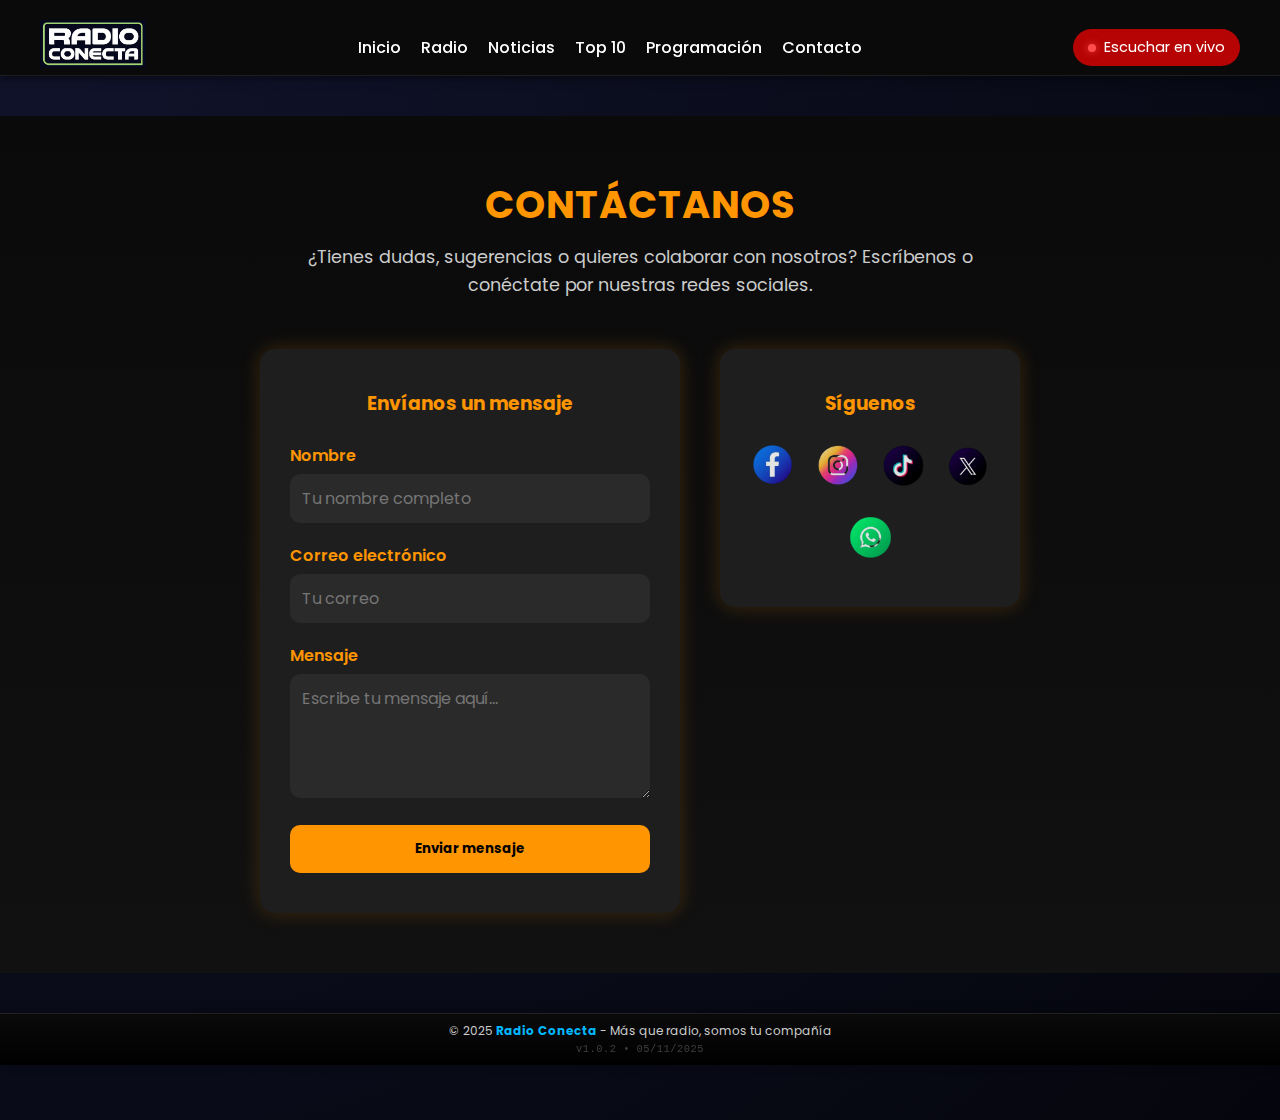
<file: contacto.html>
<!DOCTYPE html>
<html lang="es">

<head>
  <meta charset="UTF-8" />
  <meta name="viewport" content="width=device-width, initial-scale=1.0" />
  <title>Radio Conecta | Más que radio, somos tu compañía</title>
  <link rel="stylesheet" href="css/estilos.css" />
  <link href="https://fonts.googleapis.com/css2?family=Poppins:wght@400;600;700&display=swap" rel="stylesheet">
  <link rel="icon" href="img/logo/favicon.png" type="image/png">
</head>

<body>
  <!-- ===== HEADER ===== -->
  <header class="header">
    <div class="logo">
      <img src="img/logo/logo.png" alt="Radio Conecta Logo" />
    </div>

    <nav>
      <ul>
        <li><a href="index.html" class="active">Inicio</a></li>
        <li><a href="radio.html">Radio</a></li>
        <li><a href="noticias.html">Noticias</a></li>
        <li><a href="top10.html">Top 10</a></li>
        <li><a href="programacion.html">Programación</a></li>
        <li><a href="contacto.html">Contacto</a></li>
      </ul>
    </nav>

    <!-- Botón destacado -->
    <a href="radio.html" class="btn-live-header">Escuchar en vivo</a>
  </header>
  <div id="pjax-container">
    <!-- CONTENIDO PRINCIPAL -->
    <main>
      <section class="contacto">
        <h2>Contáctanos</h2>
        <p>¿Tienes dudas, sugerencias o quieres colaborar con nosotros? Escríbenos o conéctate por nuestras redes
          sociales.</p>

        <div class="contacto-contenedor">
          <!-- Formulario -->
          <div class="contacto-form">
            <h3>Envíanos un mensaje</h3>
            <form>
              <label for="nombre">Nombre</label>
              <input type="text" id="nombre" placeholder="Tu nombre completo" required />

              <label for="correo">Correo electrónico</label>
              <input type="email" id="correo" placeholder="Tu correo" required />

              <label for="mensaje">Mensaje</label>
              <textarea id="mensaje" rows="4" placeholder="Escribe tu mensaje aquí..." required></textarea>

              <button type="submit" class="btn-enviar">Enviar mensaje</button>
            </form>
          </div>

          <!-- Redes Sociales -->
          <div class="contacto-redes">
            <h3>Síguenos</h3>
            <div class="redes-icons">
              <a href="https://www.facebook.com/profile.php?id=61583200570854" target="_blank" title="Facebook">
                <img src="img/redes/facebook.png" alt="Facebook" />
              </a>
              <a href="https://www.instagram.com/radio_conecta/?igshid=YmMyMTA2M2Y=" target="_blank" title="Instagram">
                <img src="img/redes/instagram.png" alt="Instagram" />
              </a>
              <a href="https://www.tiktok.com/@emisora.radioconecta?_t=8o5Bv4qabcA&_r=1" target="_blank" title="TikTok">
                <img src="img/redes/tiktok.png" alt="TikTok" />
              </a>
              <a href="https://x.com/Radio_Conecta_" target="_blank" title="X">
                <img src="img/redes/x.png" alt="X" />
              </a>
              <a href="https://wa.me/573244438078" target="_blank" title="WhatsApp">
                <img src="img/redes/whatsapp.png" alt="WhatsApp" />
              </a>
            </div>
          </div>
        </div>
      </section>
    </main>
  </div>

  <!-- ===== FOOTER ===== -->
  <footer class="footer-radio">
    <p>&copy; 2025 <strong>Radio Conecta</strong> - Más que radio, somos tu compañía</p>
    <p class="version">v1.0.2 • 05/11/2025</p>
  </footer>

  <script src="js/player.js"></script>
  <script src="js/main.js"></script>
</body>

</html>
</file>
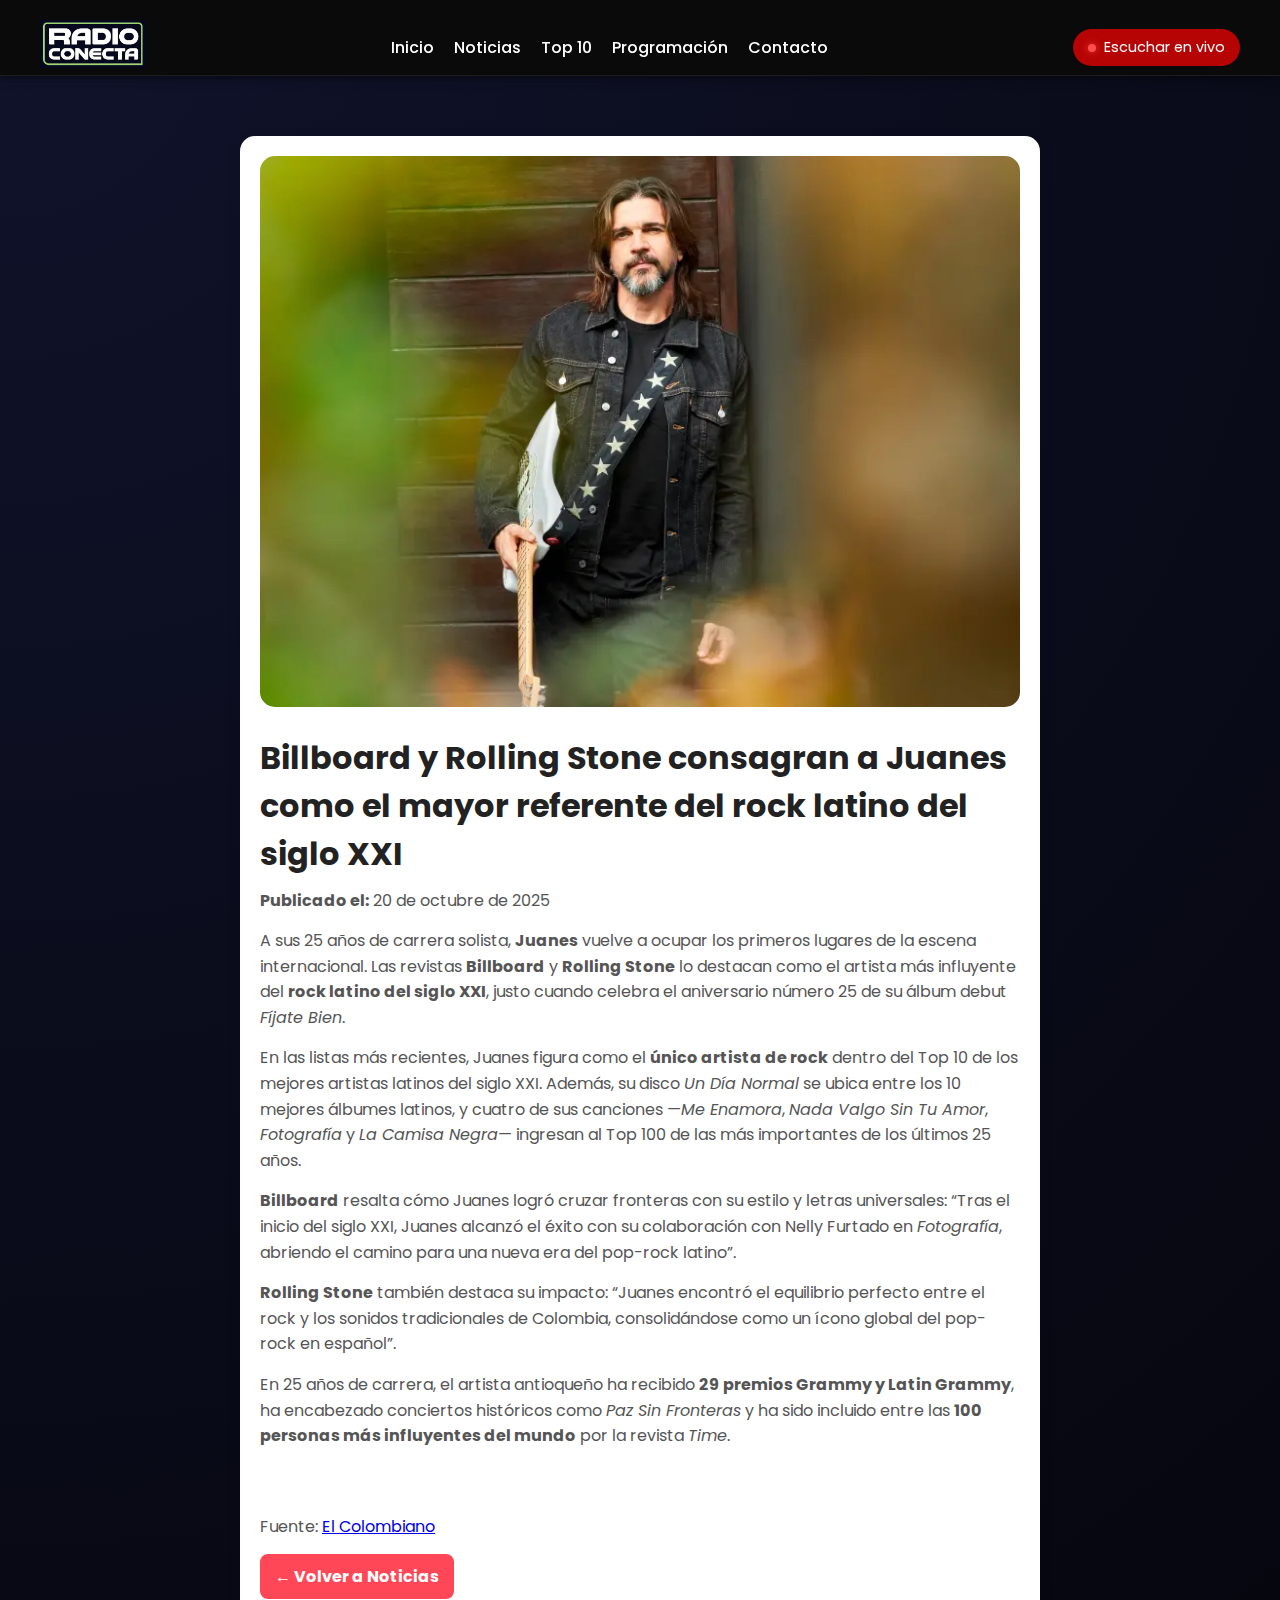
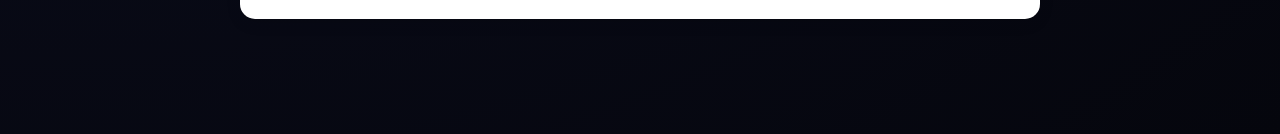
<file: noticia-destacada.html>
<!DOCTYPE html>
<html lang="es">
<head>
  <meta charset="UTF-8" />
  <meta name="viewport" content="width=device-width, initial-scale=1.0" />
  <title>Radio Conecta | Más que radio, somos tu compañía</title>
  <link rel="stylesheet" href="css/estilos.css" />
  <link href="https://fonts.googleapis.com/css2?family=Poppins:wght@400;600;700&display=swap" rel="stylesheet">
 <link rel="icon" href="img/logo/favicon.png" type="image/png">
</head>

<body>
  <!-- ===== HEADER ===== -->
  <header class="header">
    <div class="logo">
      <img src="img/logo/logo.png" alt="Radio Conecta Logo" />
    </div>

    <nav>
      <ul>
        <li><a href="index.html" class="active">Inicio</a></li>
        <li><a href="noticias.html">Noticias</a></li>
        <li><a href="top10.html">Top 10</a></li>
        <li><a href="programacion.html">Programación</a></li>
        <li><a href="contacto.html">Contacto</a></li>
      </ul>
    </nav>

    <!-- Botón destacado -->
  <a href="radio.html" class="btn-live-header" target="_blank" rel="noopener">Escuchar en vivo</a>
  </header>

  <div id="pjax-container">
  <!-- CONTENIDO DE LA NOTICIA -->
  <main class="detalle-noticia">
    <article>
      <img src="img/noticias/destacada.jpg" alt="Feid lanza nuevo álbum">
      <h1>Billboard y Rolling Stone consagran a Juanes como el mayor referente del rock latino del siglo XXI</h1>
      <p><strong>Publicado el:</strong> 20 de octubre de 2025</p>

 <p>
        A sus 25 años de carrera solista, <strong>Juanes</strong> vuelve a ocupar los primeros lugares de la escena internacional.
        Las revistas <strong>Billboard</strong> y <strong>Rolling Stone</strong> lo destacan como el artista más influyente del
        <strong>rock latino del siglo XXI</strong>, justo cuando celebra el aniversario número 25 de su álbum debut
        <em>Fíjate Bien</em>.
      </p>

      <p>
        En las listas más recientes, Juanes figura como el <strong>único artista de rock</strong> dentro del Top 10 de los
        mejores artistas latinos del siglo XXI. Además, su disco <em>Un Día Normal</em> se ubica entre los 10 mejores álbumes
        latinos, y cuatro de sus canciones —<em>Me Enamora</em>, <em>Nada Valgo Sin Tu Amor</em>, <em>Fotografía</em> y
        <em>La Camisa Negra</em>— ingresan al Top 100 de las más importantes de los últimos 25 años.
      </p>

      <p>
        <strong>Billboard</strong> resalta cómo Juanes logró cruzar fronteras con su estilo y letras universales:
        “Tras el inicio del siglo XXI, Juanes alcanzó el éxito con su colaboración con Nelly Furtado en
        <em>Fotografía</em>, abriendo el camino para una nueva era del pop-rock latino”.
      </p>

      <p>
        <strong>Rolling Stone</strong> también destaca su impacto: “Juanes encontró el equilibrio perfecto entre el rock y los
        sonidos tradicionales de Colombia, consolidándose como un ícono global del pop-rock en español”.
      </p>

      <p>
        En 25 años de carrera, el artista antioqueño ha recibido <strong>29 premios Grammy y Latin Grammy</strong>,
        ha encabezado conciertos históricos como <em>Paz Sin Fronteras</em> y ha sido incluido entre las
        <strong>100 personas más influyentes del mundo</strong> por la revista <em>Time</em>.
      </p>

      <blockquote>
        “Mi música siempre ha sido una mezcla entre lo que soy y lo que vivo. Que me reconozcan por eso me llena de orgullo y gratitud”,
        expresó Juanes al conocer la noticia.
      </blockquote>

      <p class="fuente">
        Fuente: 
        <a href="https://www.elcolombiano.com/cultura/musica/juanes-mayor-referente-del-rock-latino-segun-billboard-rolling-stone-ND30114081" target="_blank">
          El Colombiano
        </a>
      </p>

      <a href="noticias.html" class="volver">← Volver a Noticias</a>
    </article>
  </main>
  </div>

  <script src="js/main.js"></script>
</body>
</html>
</file>
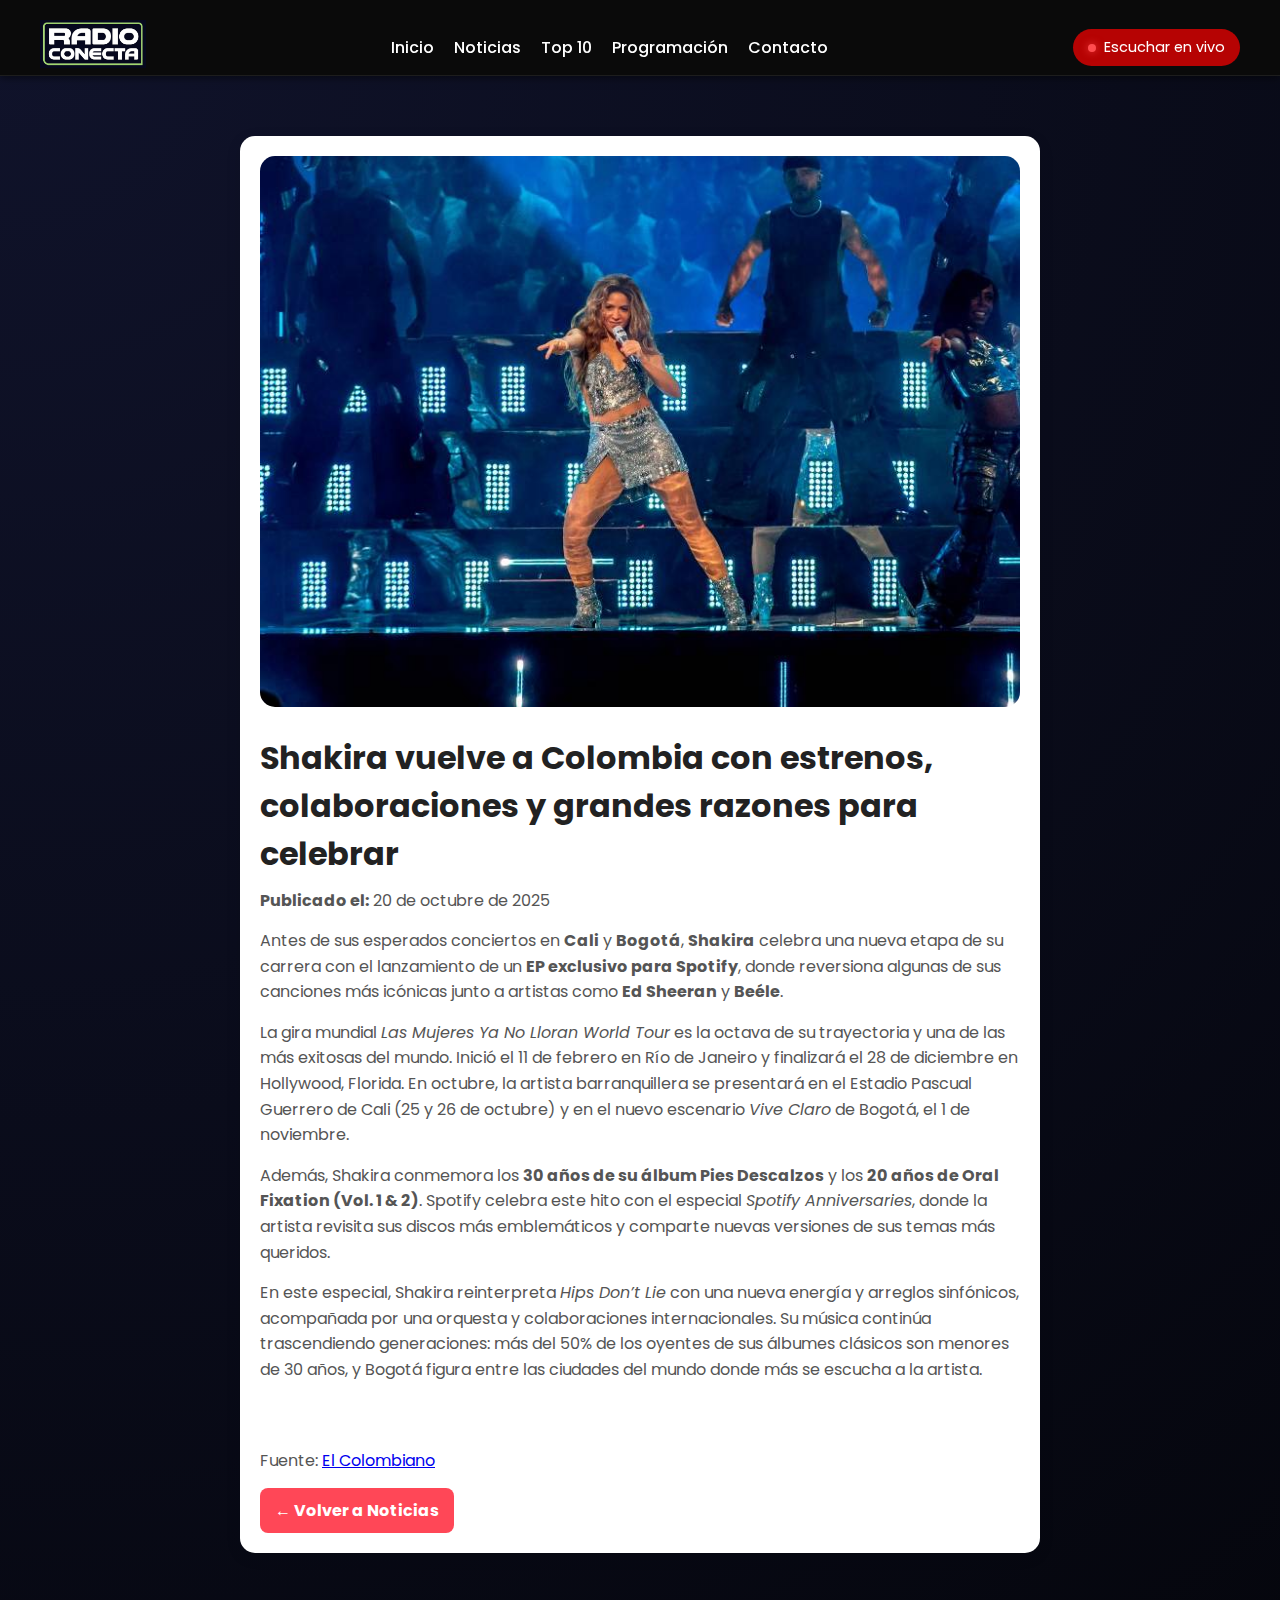
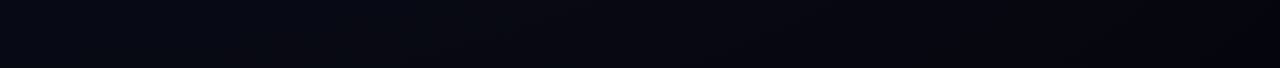
<file: noticia1.html>
<!DOCTYPE html>
<html lang="es">
<head>
  <meta charset="UTF-8" />
  <meta name="viewport" content="width=device-width, initial-scale=1.0" />
  <title>Radio Conecta | Más que radio, somos tu compañía</title>
  <link rel="stylesheet" href="css/estilos.css" />
  <link href="https://fonts.googleapis.com/css2?family=Poppins:wght@400;600;700&display=swap" rel="stylesheet">
  <link rel="icon" href="img/logo/favicon.png" type="image/png">
</head>

<body>
  <!-- ===== HEADER ===== -->
  <header class="header">
    <div class="logo">
      <img src="img/logo/logo.png" alt="Radio Conecta Logo" />
    </div>

    <nav>
      <ul>
        <li><a href="index.html" class="active">Inicio</a></li>
        <li><a href="noticias.html">Noticias</a></li>
        <li><a href="top10.html">Top 10</a></li>
        <li><a href="programacion.html">Programación</a></li>
        <li><a href="contacto.html">Contacto</a></li>
      </ul>
    </nav>

    <!-- Botón destacado -->
  <a href="radio.html" class="btn-live-header" target="_blank" rel="noopener">Escuchar en vivo</a>
  </header>

  <div id="pjax-container">
  <!-- CONTENIDO DE LA NOTICIA -->
  <main class="detalle-noticia">
    <article>
      <img src="img/noticias/noticia1.jpg" alt="Nnoticia1">
  <h1>Shakira vuelve a Colombia con estrenos, colaboraciones y grandes razones para celebrar</h1>
      <p class="fecha"><strong>Publicado el:</strong> 20 de octubre de 2025</p>

      <p>
        Antes de sus esperados conciertos en <strong>Cali</strong> y <strong>Bogotá</strong>, 
        <strong>Shakira</strong> celebra una nueva etapa de su carrera con el lanzamiento de un 
        <strong>EP exclusivo para Spotify</strong>, donde reversiona algunas de sus canciones más icónicas 
        junto a artistas como <strong>Ed Sheeran</strong> y <strong>Beéle</strong>.
      </p>

      <p>
        La gira mundial <em>Las Mujeres Ya No Lloran World Tour</em> es la octava de su trayectoria y una de las más exitosas 
        del mundo. Inició el 11 de febrero en Río de Janeiro y finalizará el 28 de diciembre en Hollywood, Florida. 
        En octubre, la artista barranquillera se presentará en el Estadio Pascual Guerrero de Cali (25 y 26 de octubre) 
        y en el nuevo escenario <em>Vive Claro</em> de Bogotá, el 1 de noviembre.
      </p>

      <p>
        Además, Shakira conmemora los <strong>30 años de su álbum Pies Descalzos</strong> y los 
        <strong>20 años de Oral Fixation (Vol. 1 & 2)</strong>. 
        Spotify celebra este hito con el especial <em>Spotify Anniversaries</em>, 
        donde la artista revisita sus discos más emblemáticos y comparte nuevas versiones de sus temas más queridos.
      </p>

      <p>
        En este especial, Shakira reinterpreta <em>Hips Don’t Lie</em> con una nueva energía y arreglos sinfónicos, 
        acompañada por una orquesta y colaboraciones internacionales. 
        Su música continúa trascendiendo generaciones: más del 50% de los oyentes de sus álbumes clásicos 
        son menores de 30 años, y Bogotá figura entre las ciudades del mundo donde más se escucha a la artista.
      </p>

      <blockquote>
        “Revisitar mis canciones es una forma de agradecer y reconectar con mis raíces. 
        La música siempre ha sido mi manera de volver a casa”, expresó Shakira durante la grabación del especial.
      </blockquote>

      <p class="fuente">
        Fuente: 
        <a href="https://www.elcolombiano.com/cultura/musica/shakira-vuelve-a-colombia-con-estreno-colaboraciones-y-grandes-razones-para-celebrar-BO30123081" target="_blank">
          El Colombiano
        </a>
      </p>


      <a href="noticias.html" class="volver">← Volver a Noticias</a>
    </article>
  </main>
  </div>

  <script src="js/main.js"></script>
</body>
</html>
</file>
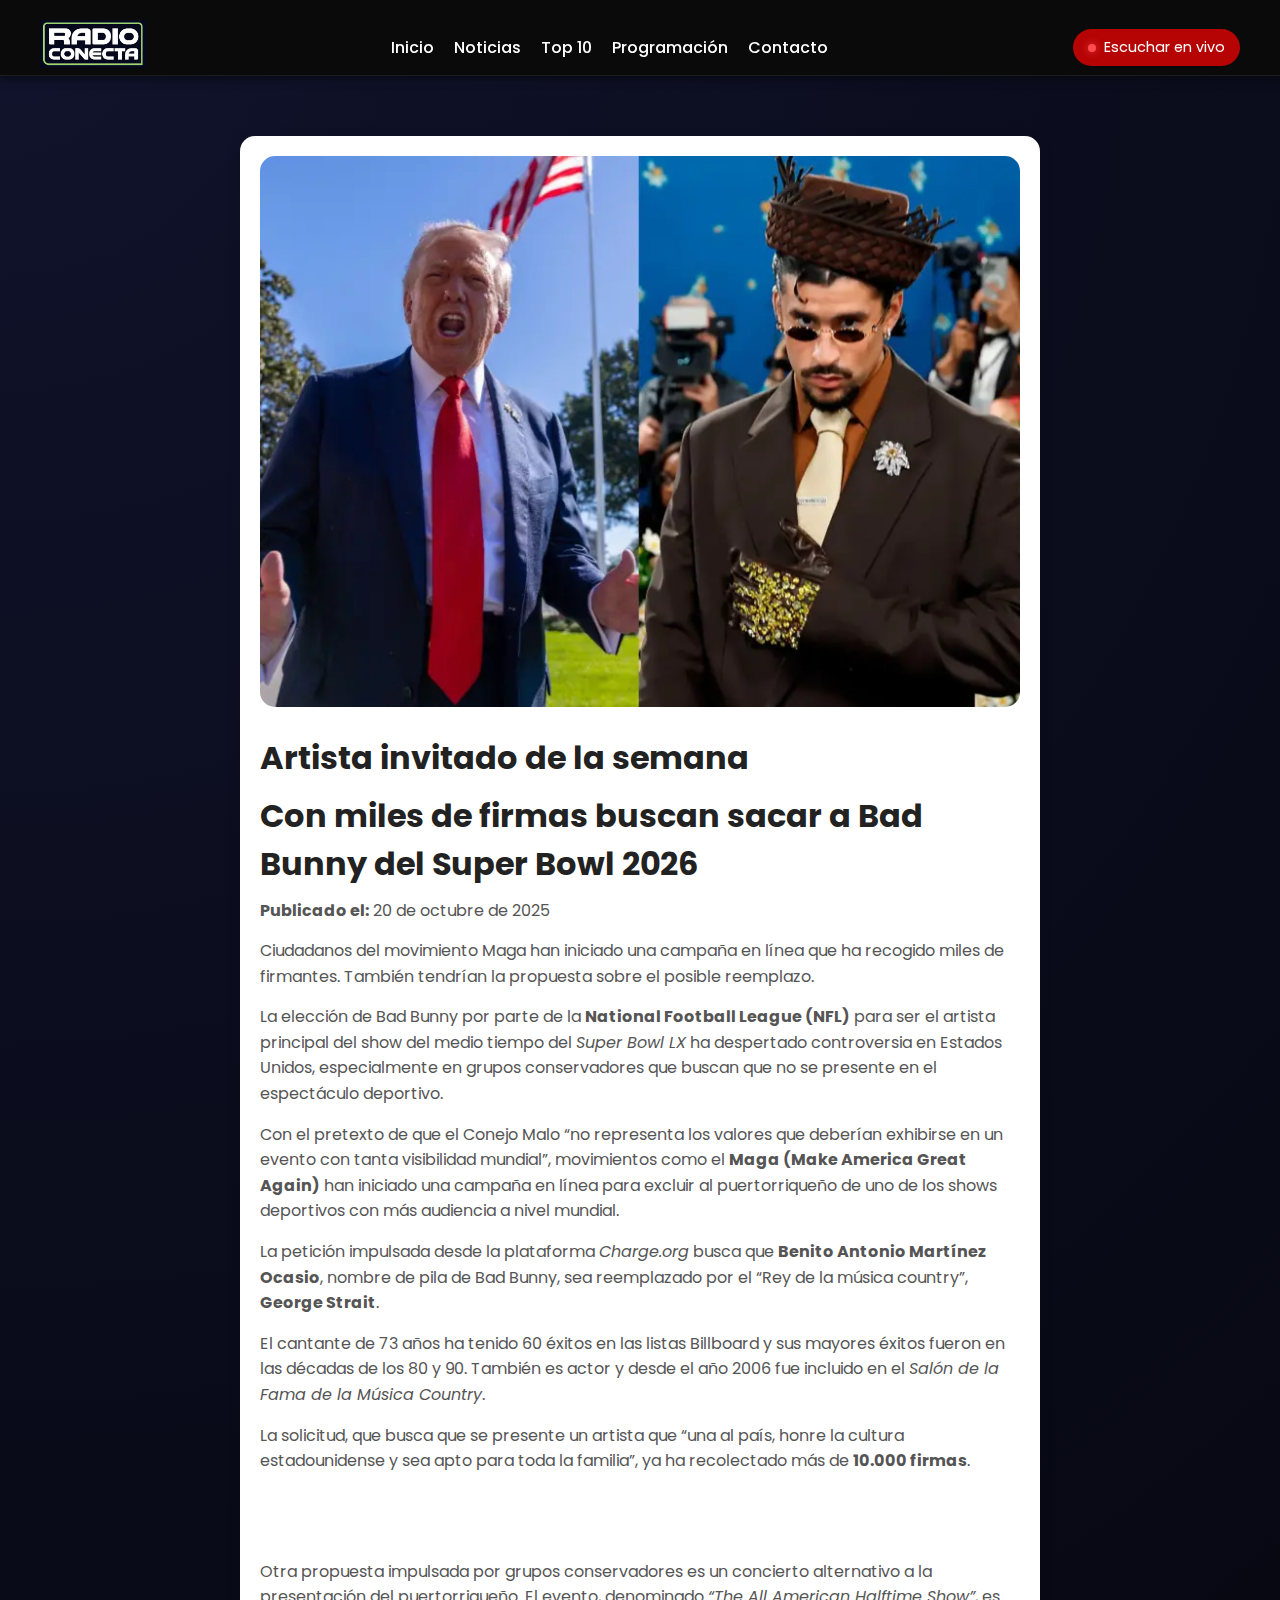
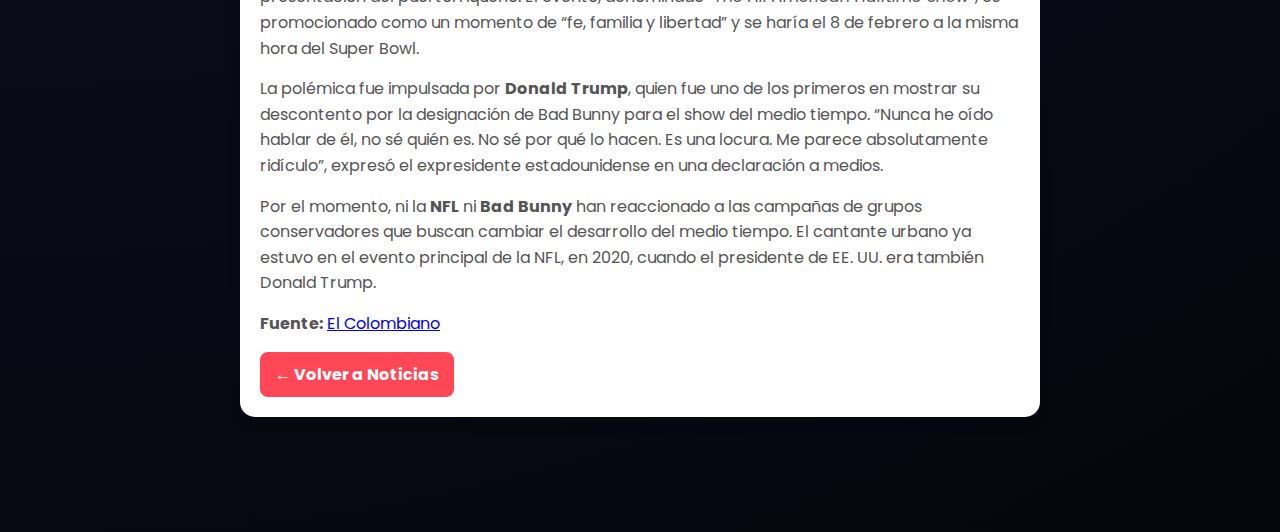
<file: noticia2.html>
<!DOCTYPE html>
<html lang="es">

<head>
  <meta charset="UTF-8" />
  <meta name="viewport" content="width=device-width, initial-scale=1.0" />
  <title>Radio Conecta | Más que radio, somos tu compañía</title>
  <link rel="stylesheet" href="css/estilos.css" />
  <link href="https://fonts.googleapis.com/css2?family=Poppins:wght@400;600;700&display=swap" rel="stylesheet">
  <link rel="icon" href="img/logo/favicon.png" type="image/png">
  <meta name="description"
    content="Radio Conecta es una emisora online que transmite música urbana, entrevistas y noticias en vivo. Escúchanos desde cualquier lugar.">
  <meta name="keywords"
    content="radio online, emisora online, radio en vivo, música urbana, emisora web, Radio Conecta">
  <meta name="author" content="Radio Conecta">

</head>

<body>
  <!-- ===== HEADER ===== -->
  <header class="header">
    <div class="logo">
      <img src="img/logo/logo.png" alt="Radio Conecta Logo" />
    </div>

    <nav>
      <ul>
        <li><a href="index.html" class="active">Inicio</a></li>
        <li><a href="noticias.html">Noticias</a></li>
        <li><a href="top10.html">Top 10</a></li>
        <li><a href="programacion.html">Programación</a></li>
        <li><a href="contacto.html">Contacto</a></li>
      </ul>
    </nav>

    <!-- Botón destacado -->
  <a href="radio.html" class="btn-live-header" target="_blank" rel="noopener">Escuchar en vivo</a>
  </header>

  <div id="pjax-container">
  <!-- CONTENIDO DE LA NOTICIA -->
  <main class="detalle-noticia">
    <article>
      <img src="img/noticias/noticia2.jpg" alt="noticia2">
      <h1>Artista invitado de la semana</h1>
      <h1>Con miles de firmas buscan sacar a Bad Bunny del Super Bowl 2026</h1>
      <p><strong>Publicado el:</strong> 20 de octubre de 2025</p>

      <p>
        Ciudadanos del movimiento Maga han iniciado una campaña en línea que ha recogido miles de firmantes.
        También tendrían la propuesta sobre el posible reemplazo.
      </p>

      <p>
        La elección de Bad Bunny por parte de la <strong>National Football League (NFL)</strong> para ser el artista
        principal del show del medio tiempo del
        <em>Super Bowl LX</em> ha despertado controversia en Estados Unidos, especialmente en grupos conservadores que
        buscan que no se presente en el espectáculo deportivo.
      </p>

      <p>
        Con el pretexto de que el Conejo Malo “no representa los valores que deberían exhibirse en un evento con tanta
        visibilidad mundial”,
        movimientos como el <strong>Maga (Make America Great Again)</strong> han iniciado una campaña en línea para
        excluir al puertorriqueño de uno de los shows deportivos con más audiencia a nivel mundial.
      </p>

      <p>
        La petición impulsada desde la plataforma <em>Charge.org</em> busca que <strong>Benito Antonio Martínez
          Ocasio</strong>, nombre de pila de Bad Bunny,
        sea reemplazado por el “Rey de la música country”, <strong>George Strait</strong>.
      </p>

      <p>
        El cantante de 73 años ha tenido 60 éxitos en las listas Billboard y sus mayores éxitos fueron en las décadas de
        los 80 y 90.
        También es actor y desde el año 2006 fue incluido en el <em>Salón de la Fama de la Música Country</em>.
      </p>

      <p>
        La solicitud, que busca que se presente un artista que “una al país, honre la cultura estadounidense y sea apto
        para toda la familia”,
        ya ha recolectado más de <strong>10.000 firmas</strong>.
      </p>

      <h2>Ya hay propuesta para reemplazar a Bad Bunny como artista principal del Super Bowl</h2>

      <p>
        Otra propuesta impulsada por grupos conservadores es un concierto alternativo a la presentación del
        puertorriqueño.
        El evento, denominado <em>“The All American Halftime Show”</em>, es promocionado como un momento de “fe, familia
        y libertad”
        y se haría el 8 de febrero a la misma hora del Super Bowl.
      </p>

      <p>
        La polémica fue impulsada por <strong>Donald Trump</strong>, quien fue uno de los primeros en mostrar su
        descontento por la designación de Bad Bunny para el show del medio tiempo.
        “Nunca he oído hablar de él, no sé quién es. No sé por qué lo hacen. Es una locura. Me parece absolutamente
        ridículo”, expresó el expresidente estadounidense en una declaración a medios.
      </p>

      <p>
        Por el momento, ni la <strong>NFL</strong> ni <strong>Bad Bunny</strong> han reaccionado a las campañas de
        grupos conservadores que buscan cambiar el desarrollo del medio tiempo.
        El cantante urbano ya estuvo en el evento principal de la NFL, en 2020, cuando el presidente de EE. UU. era
        también Donald Trump.
      </p>

      <p class="fuente">
        <strong>Fuente:</strong>
        <a href="https://www.elcolombiano.com/cultura/musica/juanes-mayor-referente-del-rock-latino-segun-billboard-rolling-stone-ND30114081"
          target="_blank">
          El Colombiano
        </a>
      </p>
      <a href="noticias.html" class="volver">← Volver a Noticias</a>
    </article>
  </main>
  </div>

  <script src="js/main.js"></script>
</body>
</html>
</file>
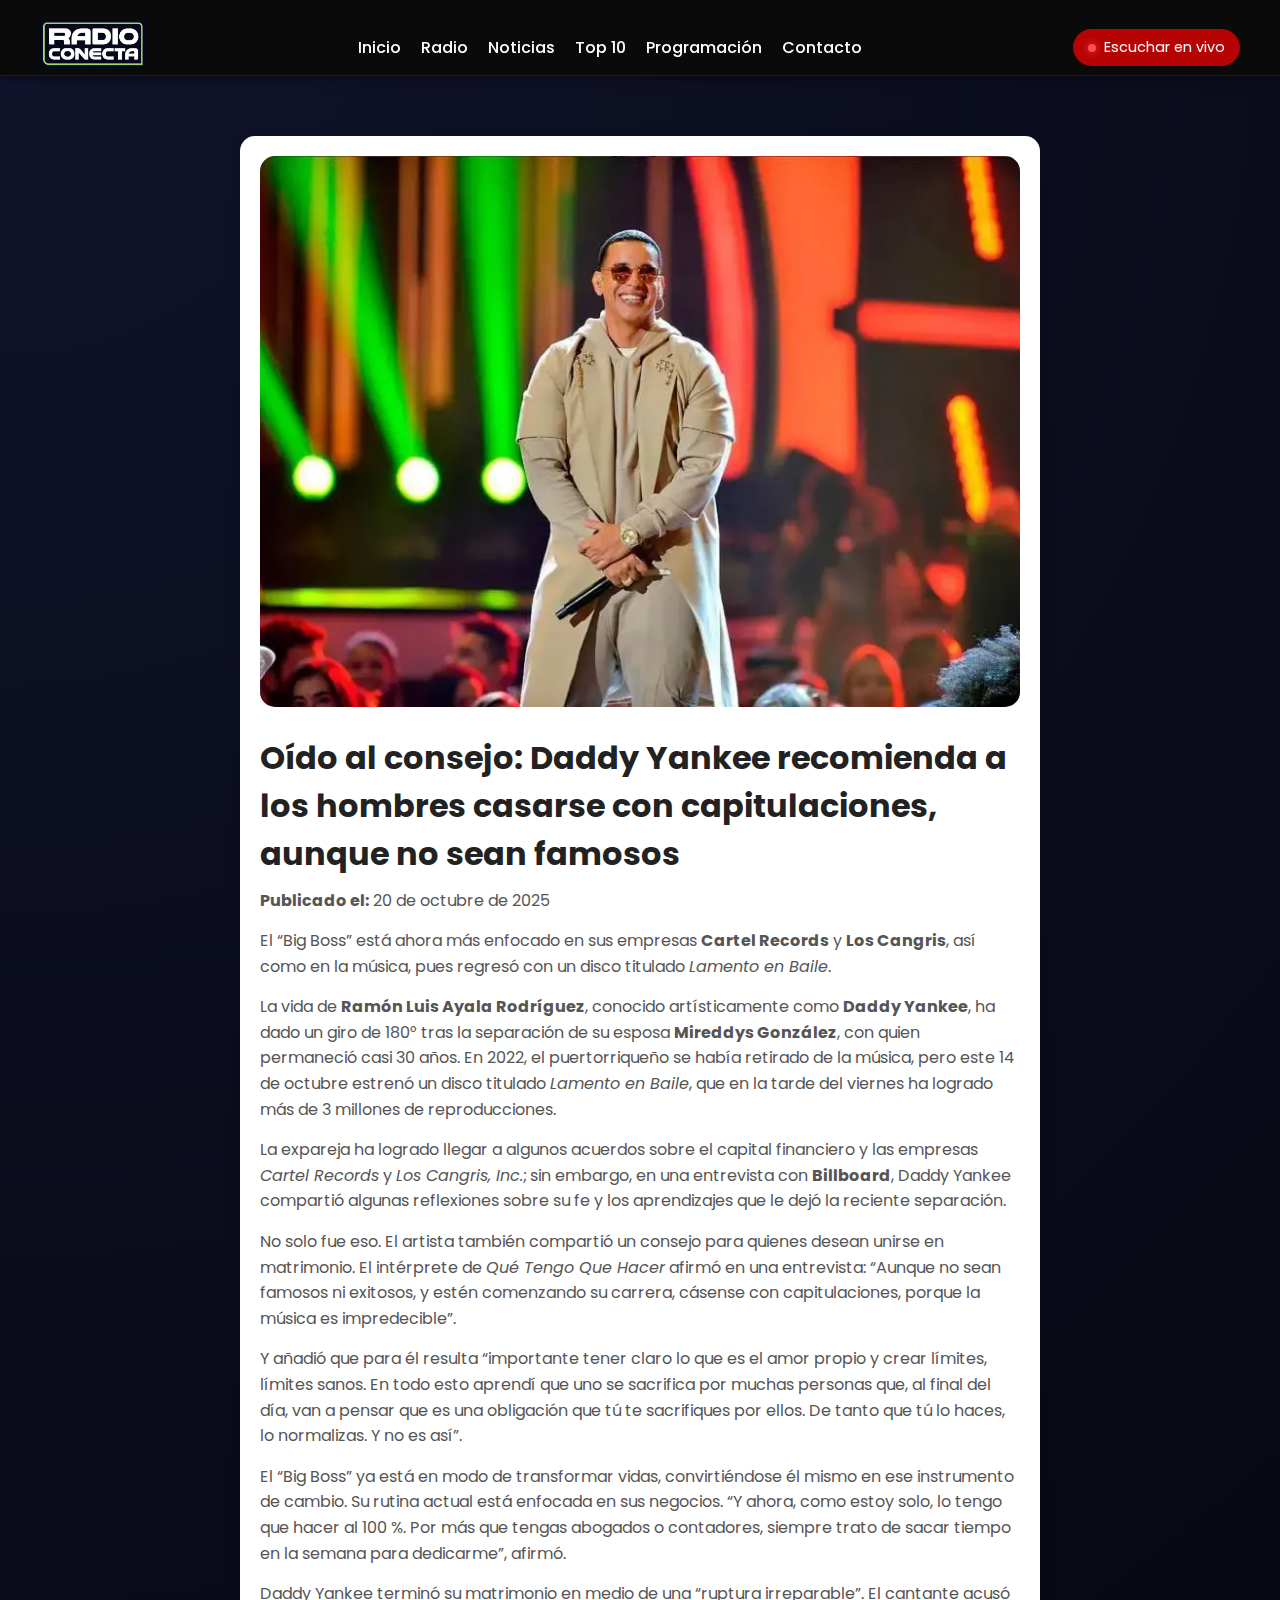
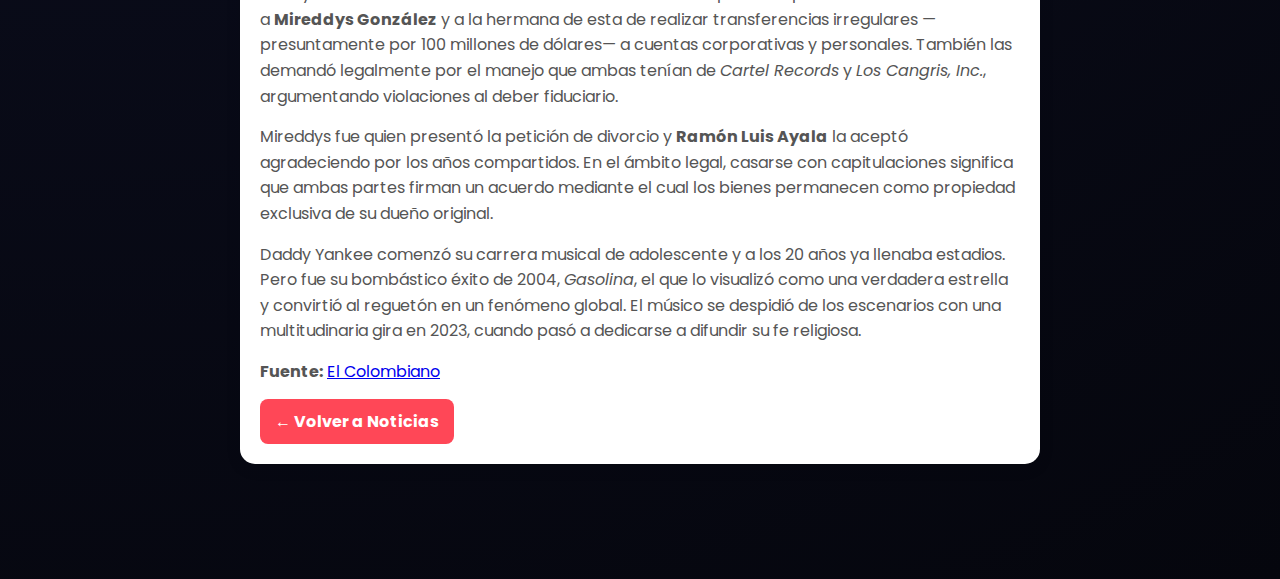
<file: noticia3.html>
<!DOCTYPE html>
<html lang="es">
<head>
  <meta charset="UTF-8" />
  <meta name="viewport" content="width=device-width, initial-scale=1.0" />
  <title>Radio Conecta | Más que radio, somos tu compañía</title>
  <link rel="stylesheet" href="css/estilos.css" />
  <link href="https://fonts.googleapis.com/css2?family=Poppins:wght@400;600;700&display=swap" rel="stylesheet">
  <link rel="icon" href="img/logo/favicon.png" type="image/png">
</head>

<body>
  <!-- ===== HEADER ===== -->
  <header class="header">
    <div class="logo">
      <img src="img/logo/logo.png" alt="Radio Conecta Logo" />
    </div>

    <nav>
      <ul>
        <li><a href="index.html" class="active">Inicio</a></li>
        <li><a href="radio.html">Radio</a></li>
        <li><a href="noticias.html">Noticias</a></li>
        <li><a href="top10.html">Top 10</a></li>
        <li><a href="programacion.html">Programación</a></li>
        <li><a href="contacto.html">Contacto</a></li>
      </ul>
    </nav>

    <!-- Botón destacado -->
  <a href="radio.html" class="btn-live-header">Escuchar en vivo</a>
  </header>

  <div id="pjax-container">
  <!-- CONTENIDO DE LA NOTICIA -->
  <main class="detalle-noticia">
    <article>
      <img src="img/noticias/noticia3.jpg" alt="noticia4">
      <h1>Oído al consejo: Daddy Yankee recomienda a los hombres casarse con capitulaciones, aunque no sean famosos</h1>
      <p><strong>Publicado el:</strong> 20 de octubre de 2025</p>

      <p>
        El “Big Boss” está ahora más enfocado en sus empresas <strong>Cartel Records</strong> y <strong>Los Cangris</strong>, así como en la música, pues regresó con un disco titulado <em>Lamento en Baile</em>.
      </p>

      <p>
        La vida de <strong>Ramón Luis Ayala Rodríguez</strong>, conocido artísticamente como <strong>Daddy Yankee</strong>, ha dado un giro de 180° tras la separación de su esposa <strong>Mireddys González</strong>, con quien permaneció casi 30 años. 
        En 2022, el puertorriqueño se había retirado de la música, pero este 14 de octubre estrenó un disco titulado <em>Lamento en Baile</em>, 
        que en la tarde del viernes ha logrado más de 3 millones de reproducciones.
      </p>

      <p>
        La expareja ha logrado llegar a algunos acuerdos sobre el capital financiero y las empresas <em>Cartel Records</em> y <em>Los Cangris, Inc.</em>; 
        sin embargo, en una entrevista con <strong>Billboard</strong>, Daddy Yankee compartió algunas reflexiones sobre su fe y los aprendizajes que le dejó la reciente separación.
      </p>

      <p>
        No solo fue eso. El artista también compartió un consejo para quienes desean unirse en matrimonio. 
        El intérprete de <em>Qué Tengo Que Hacer</em> afirmó en una entrevista: 
        “Aunque no sean famosos ni exitosos, y estén comenzando su carrera, cásense con capitulaciones, porque la música es impredecible”.
      </p>

      <p>
        Y añadió que para él resulta “importante tener claro lo que es el amor propio y crear límites, límites sanos. 
        En todo esto aprendí que uno se sacrifica por muchas personas que, al final del día, van a pensar que es una obligación que tú te sacrifiques por ellos. 
        De tanto que tú lo haces, lo normalizas. Y no es así”.
      </p>

      <p>
        El “Big Boss” ya está en modo de transformar vidas, convirtiéndose él mismo en ese instrumento de cambio. 
        Su rutina actual está enfocada en sus negocios. “Y ahora, como estoy solo, lo tengo que hacer al 100 %. 
        Por más que tengas abogados o contadores, siempre trato de sacar tiempo en la semana para dedicarme”, afirmó.
      </p>

      <p>
        Daddy Yankee terminó su matrimonio en medio de una “ruptura irreparable”. 
        El cantante acusó a <strong>Mireddys González</strong> y a la hermana de esta de realizar transferencias irregulares —presuntamente por 100 millones de dólares— 
        a cuentas corporativas y personales. También las demandó legalmente por el manejo que ambas tenían de <em>Cartel Records</em> y <em>Los Cangris, Inc.</em>, 
        argumentando violaciones al deber fiduciario.
      </p>

      <p>
        Mireddys fue quien presentó la petición de divorcio y <strong>Ramón Luis Ayala</strong> la aceptó agradeciendo por los años compartidos. 
        En el ámbito legal, casarse con capitulaciones significa que ambas partes firman un acuerdo mediante el cual los bienes permanecen como propiedad exclusiva de su dueño original.
      </p>

      <p>
        Daddy Yankee comenzó su carrera musical de adolescente y a los 20 años ya llenaba estadios. 
        Pero fue su bombástico éxito de 2004, <em>Gasolina</em>, el que lo visualizó como una verdadera estrella y convirtió al reguetón en un fenómeno global. 
        El músico se despidió de los escenarios con una multitudinaria gira en 2023, cuando pasó a dedicarse a difundir su fe religiosa.
      </p>

      <p class="fuente">
        <strong>Fuente:</strong> 
        <a href="https://www.elcolombiano.com/cultura/musica/juanes-mayor-referente-del-rock-latino-segun-billboard-rolling-stone-ND30114081" target="_blank">
          El Colombiano
        </a>
      </p>

      <a href="noticias.html" class="volver">← Volver a Noticias</a>
    </article>
  </main>
  </div>

  <script src="js/main.js"></script>
</body>
</html>
</file>
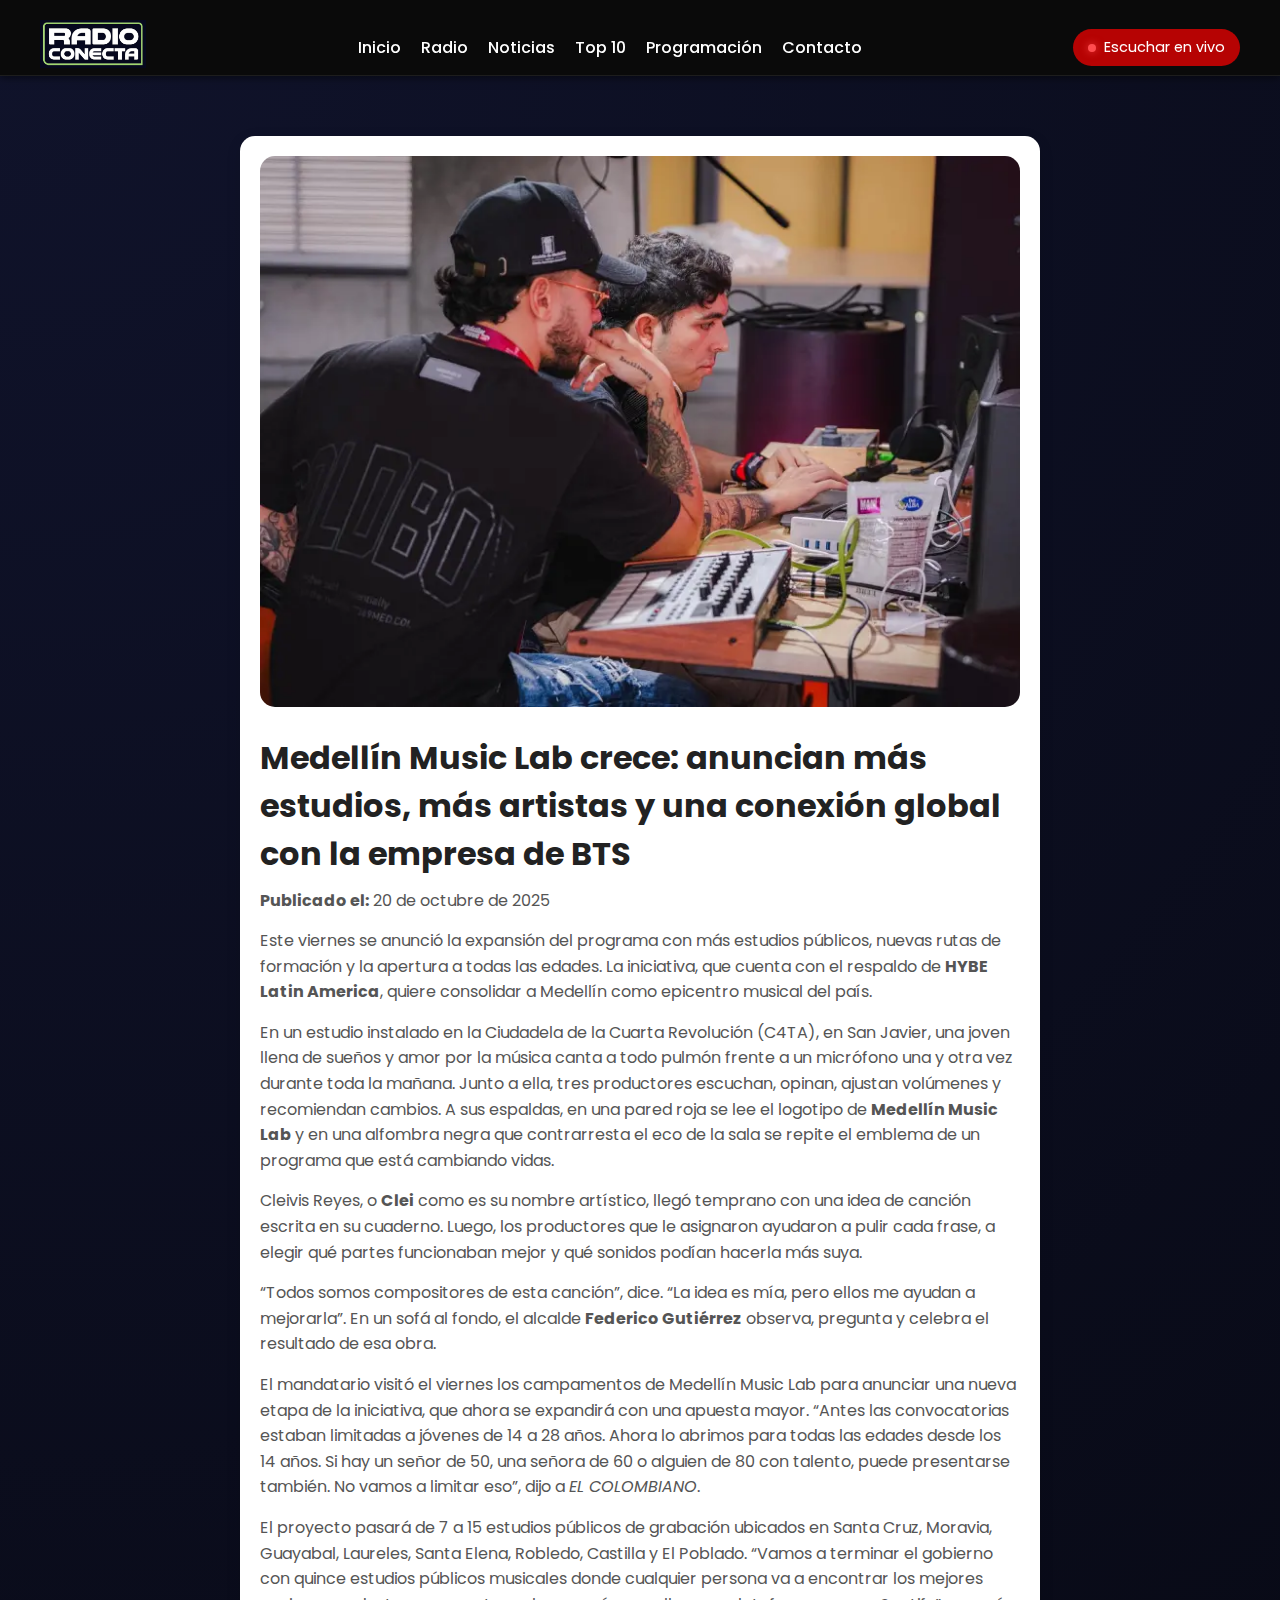
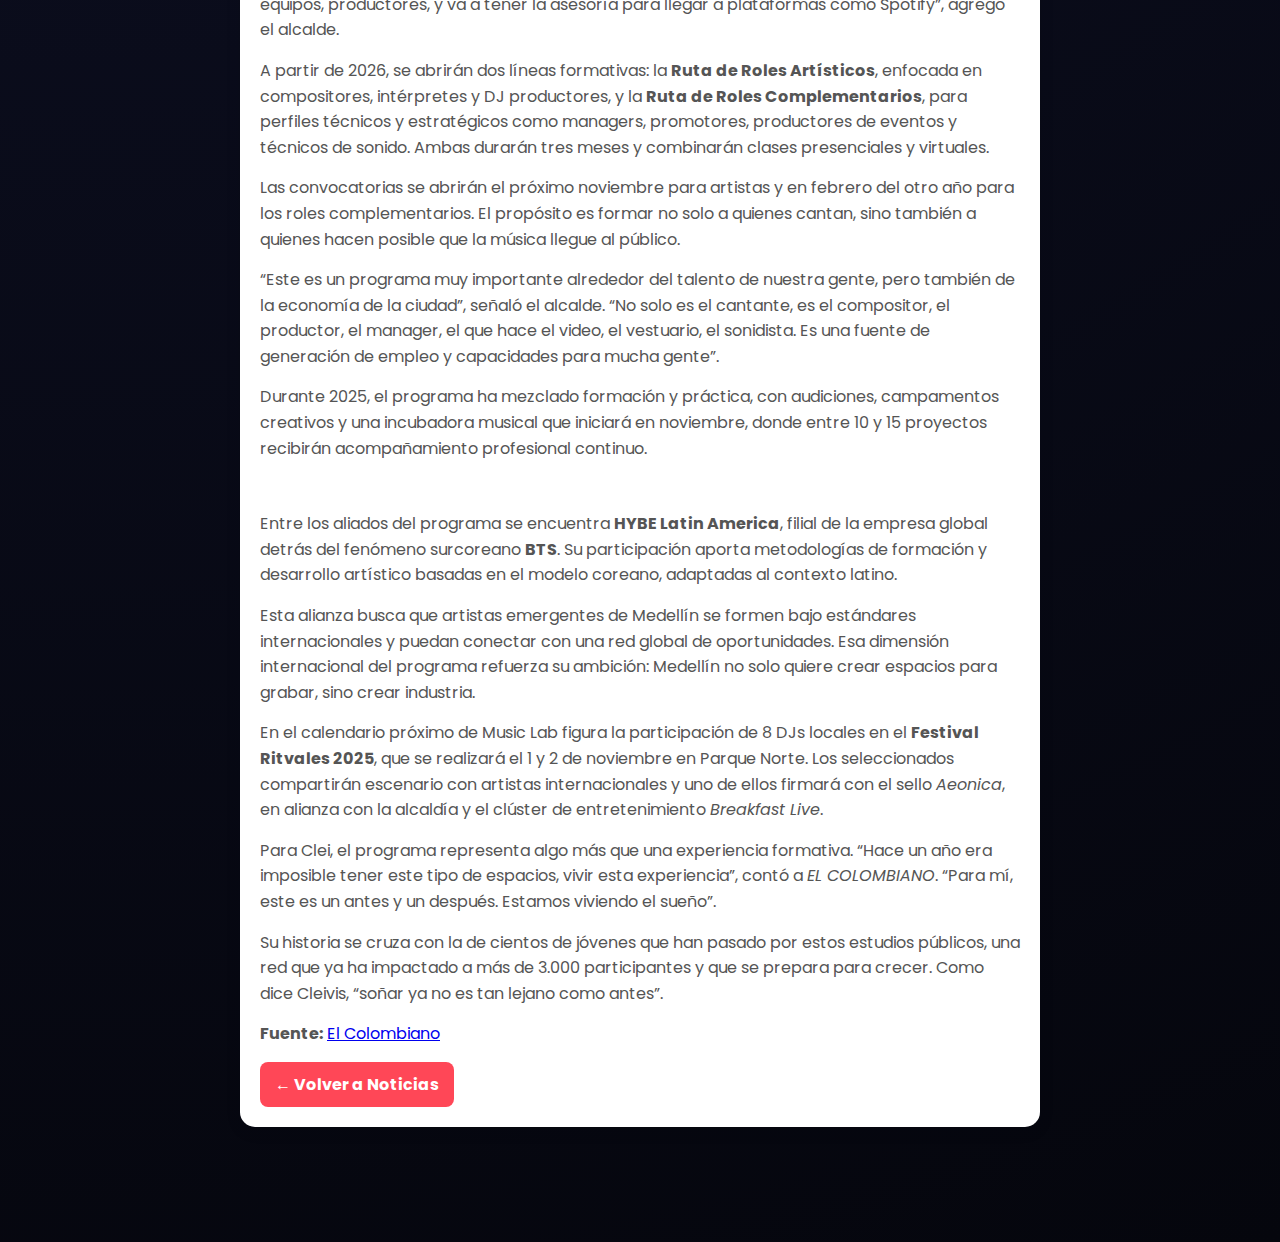
<file: noticia4.html>
<!DOCTYPE html>
<html lang="es">
<head>
  <meta charset="UTF-8" />
  <meta name="viewport" content="width=device-width, initial-scale=1.0" />
  <title>Radio Conecta | Más que radio, somos tu compañía</title>
  <link rel="stylesheet" href="css/estilos.css" />
  <link href="https://fonts.googleapis.com/css2?family=Poppins:wght@400;600;700&display=swap" rel="stylesheet">
  <link rel="icon" href="img/logo/favicon.png" type="image/png">
</head>

<body>
  <!-- ===== HEADER ===== -->
  <header class="header">
    <div class="logo">
      <img src="img/logo/logo.png" alt="Radio Conecta Logo" />
    </div>

    <nav>
      <ul>
        <li><a href="index.html" class="active">Inicio</a></li>
        <li><a href="radio.html">Radio</a></li>
        <li><a href="noticias.html">Noticias</a></li>
        <li><a href="top10.html">Top 10</a></li>
        <li><a href="programacion.html">Programación</a></li>
        <li><a href="contacto.html">Contacto</a></li>
      </ul>
    </nav>

    <!-- Botón destacado -->
  <a href="radio.html" class="btn-live-header">Escuchar en vivo</a>
  </header>

  <div id="pjax-container">
  <!-- CONTENIDO DE LA NOTICIA -->
  <main class="detalle-noticia">
    <article>
      <img src="img/noticias/noticia4.jpg" alt="Festival Urbano 2025">
      <h1>Medellín Music Lab crece: anuncian más estudios, más artistas y una conexión global con la empresa de BTS</h1>
      <p><strong>Publicado el:</strong> 20 de octubre de 2025</p>

      <p>Este viernes se anunció la expansión del programa con más estudios públicos, nuevas rutas de formación y la apertura a todas las edades. La iniciativa, que cuenta con el respaldo de <strong>HYBE Latin America</strong>, quiere consolidar a Medellín como epicentro musical del país.</p>

      <p>En un estudio instalado en la Ciudadela de la Cuarta Revolución (C4TA), en San Javier, una joven llena de sueños y amor por la música canta a todo pulmón frente a un micrófono una y otra vez durante toda la mañana. Junto a ella, tres productores escuchan, opinan, ajustan volúmenes y recomiendan cambios. A sus espaldas, en una pared roja se lee el logotipo de <strong>Medellín Music Lab</strong> y en una alfombra negra que contrarresta el eco de la sala se repite el emblema de un programa que está cambiando vidas.</p>

      <p>Cleivis Reyes, o <strong>Clei</strong> como es su nombre artístico, llegó temprano con una idea de canción escrita en su cuaderno. Luego, los productores que le asignaron ayudaron a pulir cada frase, a elegir qué partes funcionaban mejor y qué sonidos podían hacerla más suya.</p>

      <p>“Todos somos compositores de esta canción”, dice. “La idea es mía, pero ellos me ayudan a mejorarla”. En un sofá al fondo, el alcalde <strong>Federico Gutiérrez</strong> observa, pregunta y celebra el resultado de esa obra.</p>

      <p>El mandatario visitó el viernes los campamentos de Medellín Music Lab para anunciar una nueva etapa de la iniciativa, que ahora se expandirá con una apuesta mayor. “Antes las convocatorias estaban limitadas a jóvenes de 14 a 28 años. Ahora lo abrimos para todas las edades desde los 14 años. Si hay un señor de 50, una señora de 60 o alguien de 80 con talento, puede presentarse también. No vamos a limitar eso”, dijo a <em>EL COLOMBIANO</em>.</p>

      <p>El proyecto pasará de 7 a 15 estudios públicos de grabación ubicados en Santa Cruz, Moravia, Guayabal, Laureles, Santa Elena, Robledo, Castilla y El Poblado. “Vamos a terminar el gobierno con quince estudios públicos musicales donde cualquier persona va a encontrar los mejores equipos, productores, y va a tener la asesoría para llegar a plataformas como Spotify”, agregó el alcalde.</p>

      <p>A partir de 2026, se abrirán dos líneas formativas: la <strong>Ruta de Roles Artísticos</strong>, enfocada en compositores, intérpretes y DJ productores, y la <strong>Ruta de Roles Complementarios</strong>, para perfiles técnicos y estratégicos como managers, promotores, productores de eventos y técnicos de sonido. Ambas durarán tres meses y combinarán clases presenciales y virtuales.</p>

      <p>Las convocatorias se abrirán el próximo noviembre para artistas y en febrero del otro año para los roles complementarios. El propósito es formar no solo a quienes cantan, sino también a quienes hacen posible que la música llegue al público.</p>

      <p>“Este es un programa muy importante alrededor del talento de nuestra gente, pero también de la economía de la ciudad”, señaló el alcalde. “No solo es el cantante, es el compositor, el productor, el manager, el que hace el video, el vestuario, el sonidista. Es una fuente de generación de empleo y capacidades para mucha gente”.</p>

      <p>Durante 2025, el programa ha mezclado formación y práctica, con audiciones, campamentos creativos y una incubadora musical que iniciará en noviembre, donde entre 10 y 15 proyectos recibirán acompañamiento profesional continuo.</p>

      <h2>De Medellín a la industria global</h2>

      <p>Entre los aliados del programa se encuentra <strong>HYBE Latin America</strong>, filial de la empresa global detrás del fenómeno surcoreano <strong>BTS</strong>. Su participación aporta metodologías de formación y desarrollo artístico basadas en el modelo coreano, adaptadas al contexto latino.</p>

      <p>Esta alianza busca que artistas emergentes de Medellín se formen bajo estándares internacionales y puedan conectar con una red global de oportunidades. Esa dimensión internacional del programa refuerza su ambición: Medellín no solo quiere crear espacios para grabar, sino crear industria.</p>

      <p>En el calendario próximo de Music Lab figura la participación de 8 DJs locales en el <strong>Festival Ritvales 2025</strong>, que se realizará el 1 y 2 de noviembre en Parque Norte. Los seleccionados compartirán escenario con artistas internacionales y uno de ellos firmará con el sello <em>Aeonica</em>, en alianza con la alcaldía y el clúster de entretenimiento <em>Breakfast Live</em>.</p>

      <p>Para Clei, el programa representa algo más que una experiencia formativa. “Hace un año era imposible tener este tipo de espacios, vivir esta experiencia”, contó a <em>EL COLOMBIANO</em>. “Para mí, este es un antes y un después. Estamos viviendo el sueño”.</p>

      <p>Su historia se cruza con la de cientos de jóvenes que han pasado por estos estudios públicos, una red que ya ha impactado a más de 3.000 participantes y que se prepara para crecer. Como dice Cleivis, “soñar ya no es tan lejano como antes”.</p>

      <p class="fuente">
        <strong>Fuente:</strong> 
        <a href="https://www.elcolombiano.com/cultura/musica/juanes-mayor-referente-del-rock-latino-segun-billboard-rolling-stone-ND30114081" target="_blank">
          El Colombiano
        </a>
      </p>

      <a href="noticias.html" class="volver">← Volver a Noticias</a>
    </article>
  </main>
  </div>

  <script src="js/main.js"></script>
</body>
</html>
</file>
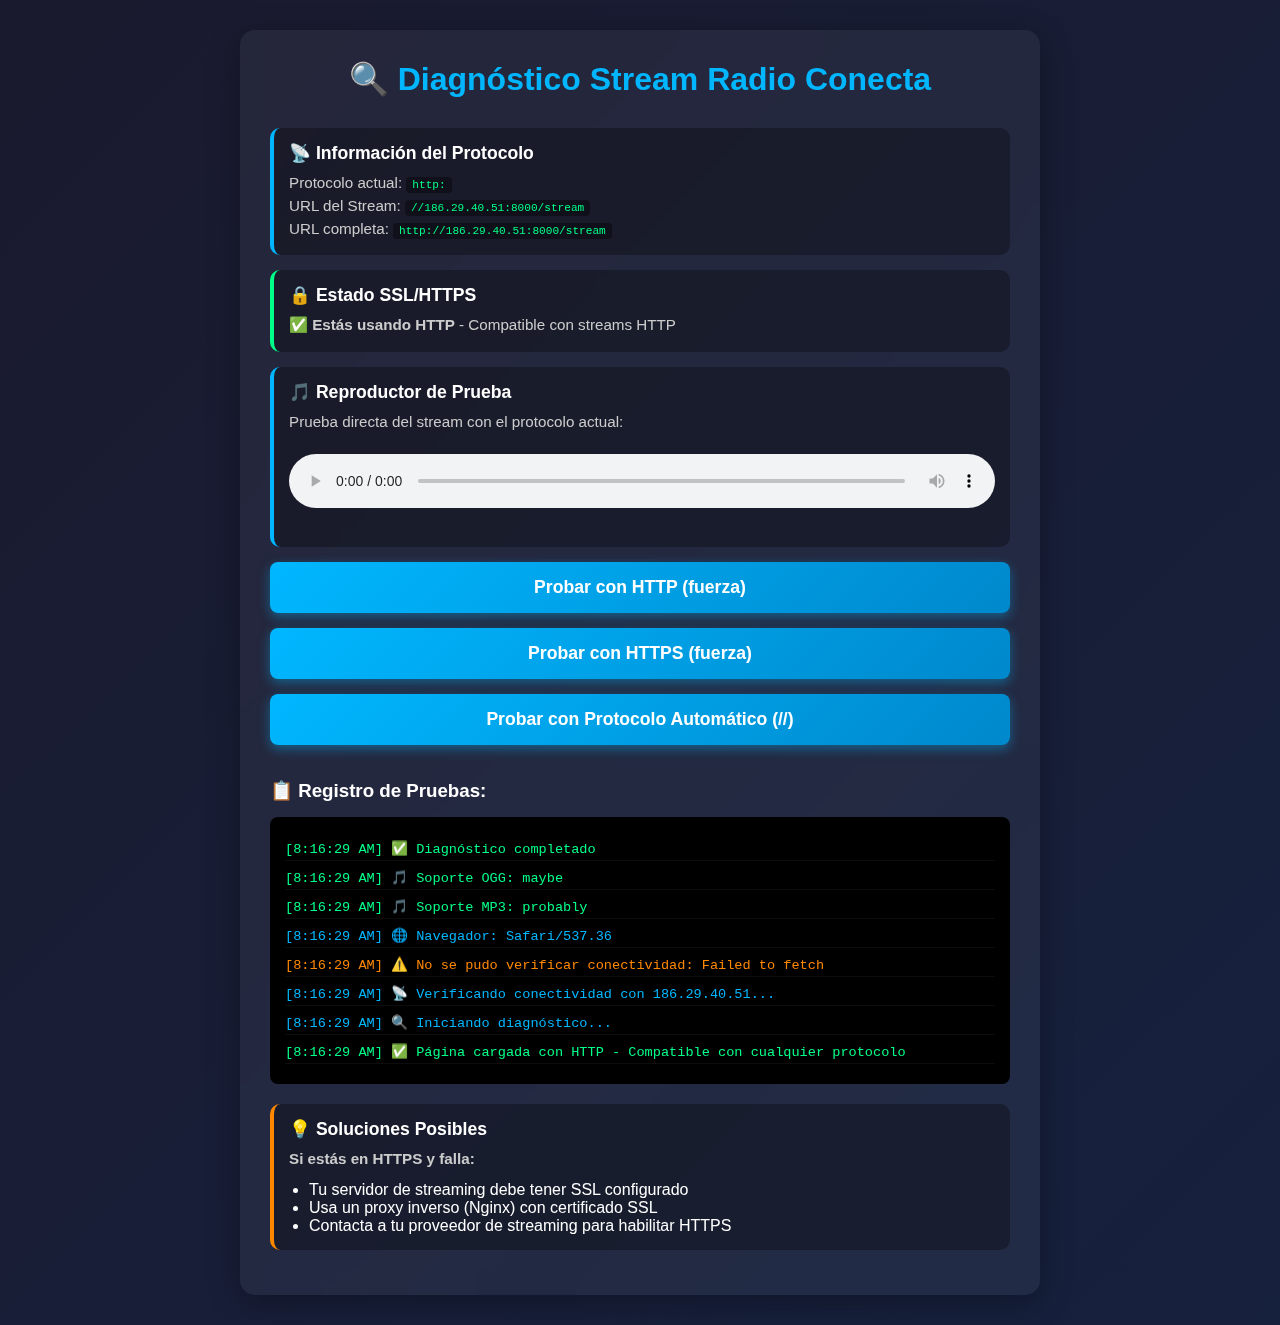
<file: test-stream.html>
<!DOCTYPE html>
<html lang="es">
<head>
  <meta charset="UTF-8">
  <meta name="viewport" content="width=device-width, initial-scale=1.0">
  <title>Diagnóstico Stream - Radio Conecta</title>
  <style>
    * { margin: 0; padding: 0; box-sizing: border-box; }
    body {
      font-family: 'Segoe UI', Tahoma, Geneva, Verdana, sans-serif;
      background: linear-gradient(135deg, #1a1a2e 0%, #16213e 100%);
      color: #fff;
      padding: 30px;
      min-height: 100vh;
    }
    .container {
      max-width: 800px;
      margin: 0 auto;
      background: rgba(255, 255, 255, 0.05);
      backdrop-filter: blur(10px);
      padding: 30px;
      border-radius: 15px;
      box-shadow: 0 8px 32px rgba(0, 0, 0, 0.3);
    }
    h1 {
      text-align: center;
      color: #00b7ff;
      margin-bottom: 30px;
      font-size: 2em;
    }
    .info-box {
      background: rgba(0, 0, 0, 0.3);
      padding: 15px;
      border-radius: 10px;
      margin-bottom: 15px;
      border-left: 4px solid #00b7ff;
    }
    .info-box.success { border-left-color: #00ff88; }
    .info-box.error { border-left-color: #ff4d4f; }
    .info-box.warning { border-left-color: #ff8800; }
    .info-box h3 {
      margin-bottom: 8px;
      font-size: 1.1em;
    }
    .info-box p {
      color: #ccc;
      font-size: 0.95em;
      line-height: 1.5;
    }
    .info-box code {
      background: rgba(0, 0, 0, 0.4);
      padding: 2px 6px;
      border-radius: 4px;
      color: #00ff88;
      font-family: monospace;
      font-size: 0.9em;
    }
    button {
      background: linear-gradient(135deg, #00b7ff 0%, #0088cc 100%);
      border: none;
      color: white;
      padding: 15px 30px;
      font-size: 1.1em;
      font-weight: 600;
      border-radius: 8px;
      cursor: pointer;
      width: 100%;
      margin-bottom: 15px;
      transition: all 0.3s ease;
      box-shadow: 0 4px 12px rgba(0, 183, 255, 0.4);
    }
    button:hover {
      transform: translateY(-2px);
      box-shadow: 0 6px 16px rgba(0, 183, 255, 0.6);
    }
    button:active {
      transform: translateY(0);
    }
    .test-results {
      margin-top: 20px;
    }
    .log {
      background: #000;
      padding: 15px;
      border-radius: 8px;
      font-family: 'Courier New', monospace;
      font-size: 0.85em;
      max-height: 300px;
      overflow-y: auto;
      margin-top: 15px;
    }
    .log p {
      margin: 5px 0;
      padding: 3px 0;
      border-bottom: 1px solid rgba(255, 255, 255, 0.05);
    }
    .log .error { color: #ff4d4f; }
    .log .success { color: #00ff88; }
    .log .warning { color: #ff8800; }
    .log .info { color: #00b7ff; }
    audio {
      width: 100%;
      margin: 20px 0;
      border-radius: 8px;
    }
  </style>
</head>
<body>
  <div class="container">
    <h1>🔍 Diagnóstico Stream Radio Conecta</h1>

    <div id="protocol-info" class="info-box">
      <h3>📡 Información del Protocolo</h3>
      <p>Protocolo actual: <code id="current-protocol">Cargando...</code></p>
      <p>URL del Stream: <code id="stream-url">Cargando...</code></p>
      <p>URL completa: <code id="full-url">Cargando...</code></p>
    </div>

    <div id="ssl-info" class="info-box">
      <h3>🔒 Estado SSL/HTTPS</h3>
      <p id="ssl-status">Verificando...</p>
    </div>

    <div class="info-box">
      <h3>🎵 Reproductor de Prueba</h3>
      <p>Prueba directa del stream con el protocolo actual:</p>
      <audio id="test-audio" controls preload="none"></audio>
    </div>

    <button id="test-http">Probar con HTTP (fuerza)</button>
    <button id="test-https">Probar con HTTPS (fuerza)</button>
    <button id="test-auto">Probar con Protocolo Automático (//)</button>

    <div class="test-results">
      <h3>📋 Registro de Pruebas:</h3>
      <div id="log" class="log"></div>
    </div>

    <div class="info-box warning" style="margin-top: 20px;">
      <h3>💡 Soluciones Posibles</h3>
      <p><strong>Si estás en HTTPS y falla:</strong></p>
      <ul style="margin-left: 20px; margin-top: 10px;">
        <li>Tu servidor de streaming debe tener SSL configurado</li>
        <li>Usa un proxy inverso (Nginx) con certificado SSL</li>
        <li>Contacta a tu proveedor de streaming para habilitar HTTPS</li>
      </ul>
    </div>
  </div>

  <script>
    const STREAM_IP = '186.29.40.51';
    const STREAM_PORT = '8000';
    const STREAM_PATH = '/stream';
    
    const log = document.getElementById('log');
    const audio = document.getElementById('test-audio');

    function addLog(message, type = 'info') {
      const p = document.createElement('p');
      p.className = type;
      p.textContent = `[${new Date().toLocaleTimeString()}] ${message}`;
      log.insertBefore(p, log.firstChild);
    }

    function updateInfo() {
      const protocol = window.location.protocol;
      const autoProtocol = protocol === 'https:' ? 'https:' : 'http:';
      const relativeUrl = `//${STREAM_IP}:${STREAM_PORT}${STREAM_PATH}`;
      const fullUrl = `${autoProtocol}//${STREAM_IP}:${STREAM_PORT}${STREAM_PATH}`;

      document.getElementById('current-protocol').textContent = protocol;
      document.getElementById('stream-url').textContent = relativeUrl;
      document.getElementById('full-url').textContent = fullUrl;

      const sslStatus = document.getElementById('ssl-status');
      const sslBox = document.getElementById('ssl-info');
      
      if (protocol === 'https:') {
        sslStatus.innerHTML = '✅ <strong>Estás usando HTTPS</strong> - El stream debe soportar HTTPS';
        sslBox.className = 'info-box warning';
        addLog('⚠️ Página cargada con HTTPS - Se requiere stream HTTPS', 'warning');
      } else {
        sslStatus.innerHTML = '✅ <strong>Estás usando HTTP</strong> - Compatible con streams HTTP';
        sslBox.className = 'info-box success';
        addLog('✅ Página cargada con HTTP - Compatible con cualquier protocolo', 'success');
      }
    }

    function testStream(protocol) {
      const url = `${protocol}//${STREAM_IP}:${STREAM_PORT}${STREAM_PATH}`;
      addLog(`🔄 Probando: ${url}`, 'info');
      
      audio.pause();
      audio.src = url;
      
      audio.onerror = (e) => {
        const errorCode = audio.error ? audio.error.code : 'desconocido';
        const errorMsg = audio.error ? audio.error.message : 'Error desconocido';
        addLog(`❌ Error ${errorCode}: ${errorMsg}`, 'error');
        
        if (window.location.protocol === 'https:' && protocol === 'http:') {
          addLog('⚠️ Mixed Content: HTTPS no puede cargar HTTP', 'error');
        }
      };

      audio.onloadstart = () => {
        addLog('📡 Conectando al stream...', 'info');
      };

      audio.oncanplay = () => {
        addLog('✅ Stream cargado correctamente - Listo para reproducir', 'success');
      };

      audio.onplay = () => {
        addLog('▶️ Reproducción iniciada', 'success');
      };

      audio.onpause = () => {
        addLog('⏸️ Reproducción pausada', 'info');
      };

      // Intentar cargar
      audio.load();
      
      // Intentar reproducir después de 1 segundo
      setTimeout(() => {
        audio.play().catch(err => {
          addLog(`⚠️ Reproducción automática bloqueada: ${err.message}`, 'warning');
          addLog('💡 Haz clic en el reproductor para iniciar', 'info');
        });
      }, 1000);
    }

    document.getElementById('test-http').onclick = () => testStream('http:');
    document.getElementById('test-https').onclick = () => testStream('https:');
    document.getElementById('test-auto').onclick = () => testStream(window.location.protocol);

    // Verificar conectividad básica
    async function checkConnectivity() {
      addLog('🔍 Iniciando diagnóstico...', 'info');
      
      // Test 1: Verificar si el servidor responde
      try {
        const httpUrl = `http://${STREAM_IP}:${STREAM_PORT}${STREAM_PATH}`;
        addLog(`📡 Verificando conectividad con ${STREAM_IP}...`, 'info');
        
        const controller = new AbortController();
        const timeout = setTimeout(() => controller.abort(), 5000);
        
        await fetch(httpUrl, { 
          mode: 'no-cors',
          signal: controller.signal
        });
        clearTimeout(timeout);
        
        addLog('✅ Servidor alcanzable', 'success');
      } catch (err) {
        if (err.name === 'AbortError') {
          addLog('⚠️ Timeout: El servidor tarda en responder', 'warning');
        } else {
          addLog(`⚠️ No se pudo verificar conectividad: ${err.message}`, 'warning');
        }
      }

      // Test 2: Verificar navegador
      addLog(`🌐 Navegador: ${navigator.userAgent.split(' ').pop()}`, 'info');
      
      // Test 3: Verificar soporte de audio
      const canPlayMp3 = audio.canPlayType('audio/mpeg');
      const canPlayOgg = audio.canPlayType('audio/ogg');
      addLog(`🎵 Soporte MP3: ${canPlayMp3 || 'No'}`, canPlayMp3 ? 'success' : 'warning');
      addLog(`🎵 Soporte OGG: ${canPlayOgg || 'No'}`, canPlayOgg ? 'success' : 'warning');

      addLog('✅ Diagnóstico completado', 'success');
    }

    // Inicializar
    updateInfo();
    checkConnectivity();

    // Auto-test con protocolo correcto
    setTimeout(() => {
      addLog('🚀 Iniciando prueba automática...', 'info');
      testStream(window.location.protocol);
    }, 2000);
  </script>
</body>
</html>
</file>
<file: css/estilos.css>
/* === RESETEO GENERAL === */
* {
  margin: 0;
  padding: 0;
  box-sizing: border-box;
  font-family: "Poppins", sans-serif;
}

html, body {
  width: 100%;
  overflow-x: hidden;
  -webkit-text-size-adjust: 100%;
}

img {
  max-width: 100%;
  height: auto;
}

/* === CUERPO PRINCIPAL === */
body {
  margin: 0;
  padding: 0;
  padding-top: 56px; /* Fallback mínimo para header fijo (JS ajusta exacto) */
  box-sizing: border-box;
  font-family: 'Poppins', sans-serif;
  background-color: #000;
  color: #fff;
  position: relative;
}

/* === HEADER === */
header {
  background-color: rgba(0, 0, 30, 0.95);
  color: #fff;
  display: flex;
  justify-content: space-between;
  align-items: center;
  padding: 10px 24px; /* más compacto en desktop */
  position: fixed;
  top: 0;
  left: 0;
  right: 0;
  width: 100%;
  z-index: 1000;
  backdrop-filter: blur(12px);
  -webkit-backdrop-filter: blur(12px);
  border-bottom: 1px solid rgba(255,255,255,0.08);
  box-shadow: 0 2px 8px rgba(0,0,0,0.2);
}


.btn-live-header {
  color: #fff;
  text-decoration: none;
  background: rgba(255, 0, 0, 0.7);
  padding: 8px 15px;
  border-radius: 20px;
  font-size: 0.9rem;
  transition: all 0.3s ease;
}
.btn-live-header::before{
  content: "";
  display: inline-block;
  width: 8px; height: 8px;
  border-radius: 50%;
  background: #ff4d4f;
  box-shadow: 0 0 8px rgba(255,77,79,0.8);
  margin-right: 8px;
  vertical-align: middle;
}

.btn-live-header:hover {
  background: rgba(255, 0, 0, 0.9);
  transform: scale(1.05);
}

@media screen and (max-width: 768px) {
  /* Mostrar el botón 'Escuchar en vivo' en móviles: compacto y no intrusivo.
     Mantener apariencia de escritorio intacta (esto sólo aplica bajo 768px). */
  .btn-live-header {
    display: inline-block;
    padding: 6px 10px;
    font-size: 0.85rem;
    border-radius: 14px;
    margin-left: 8px;
    background: rgba(255, 0, 0, 0.85);
    z-index: 1200; /* por encima del nav overlay si es necesario */
  }

  /* Reordenar elementos del header en móvil para garantizar un layout limpio:
     logo | menú (hamburguesa) | boton-live  */
  header .logo { order: 1; }
  header .menu-toggle { order: 2; }
  header nav { order: 3; }
  header .btn-live-header { order: 4; }
}

header .logo img {
  height: 48px; /* más compacto */
}

.menu-toggle {
  display: none;
  flex-direction: column;
  justify-content: space-around;
  width: 30px;
  height: 25px;
  background: transparent;
  border: none;
  cursor: pointer;
  padding: 0;
  z-index: 10;
}

.menu-toggle span {
  width: 100%;
  height: 3px;
  background-color: #fff;
  border-radius: 10px;
  transition: all 0.3s linear;
}

nav ul {
  list-style: none;
  display: flex;
  gap: 20px; /* reduce separación horizontal */
}

nav ul li a {
  color: #fff;
  text-decoration: none;
  font-weight: 500;
  transition: color 0.3s;
}

nav ul li a:hover {
  color: #ffb300;
  text-shadow: 0 0 8px #ffb300;
}

@media screen and (max-width: 768px) {
  body {
    padding-top: 54px; /* Ajuste móvil acorde a header más bajo */
  }
  
  header {
    padding: 8px 15px; /* Compacto en móvil */
    background: rgba(10, 10, 25, 0.98); /* Más opaco en móvil para mejor legibilidad */
  }
  
  .menu-toggle {
    display: flex;
  }
  
  .menu-toggle {
    display: flex;
  }

  nav ul {
    display: none;
    position: fixed;
    top: 0;
    left: 0;
    right: 0;
    bottom: 0;
    background: rgba(10, 10, 25, 0.95);
    flex-direction: column;
    /* colocar la lista cerca del botón hamburguesa */
    justify-content: flex-start;
    align-items: center;
    gap: 12px; /* menos espacio entre items */
    padding: 70px 18px 20px; /* espacio superior para quedar debajo del header */
    z-index: 1100;
    max-height: calc(100vh - 70px);
    overflow-y: auto; /* permitir scroll si hay muchos items */
    -webkit-overflow-scrolling: touch;
  }

  nav.active ul {
    display: flex;
  }

  nav ul li a {
    font-size: 1.15rem;
    padding: 10px 14px; /* mayor área de toque pero compacto */
    display: block;
  }

  /* Estilo cuando el menú está 'half-open' (ocupa hasta la mitad de la pantalla) */
  nav ul.half-open {
    left: 0;
    right: 0;
    bottom: auto; /* altura controlada por 'height' desde JS */
    transition: height 220ms ease, top 180ms ease;
    border-top-left-radius: 10px;
    border-top-right-radius: 10px;
    box-shadow: 0 -10px 30px rgba(0,0,0,0.4);
    padding-bottom: 14px;
  }

  header {
    padding: 15px 20px;
  }

  header .logo img {
    height: 44px; /* acorde a padding móvil */
  }
}

/* === CARRUSEL === */
.carousel {
  position: relative;
  width: 100%;
  overflow: hidden;
  /* Mantener proporción 16:9 de forma automática */
  aspect-ratio: 16/9;
  height: auto;
  max-width: 100vw;
  box-sizing: border-box;
  margin-top: -30px; /* acercar al hero en escritorio */
}

@media screen and (max-width: 768px) {
  .carousel {
    /* La altura la define el aspect-ratio 16:9 según el ancho */
    height: auto;
    margin: 0;
    padding: 0;
    margin-top: -150px; /* acercar mucho al hero en móvil */
  }
  
  .slide img { height: 100%; }
  
  .carousel-container {
    width: 100%;
    max-width: 100%;
  }

  /* Ajustar la altura del hero para móviles */
  .hero {
    min-height: auto;
    padding: 20px 0 0 0; /* sin padding inferior */
    margin-top: -20px; /* subir hacia el header en móvil */
  }

  /* Ajustar el espacio entre secciones en móviles */
  .contenido-principal > section:first-child {
    margin-top: 0;
  }
}

.carousel-container {
  display: flex;
  transition: transform 0.5s ease-in-out;
  height: 100%; /* para que los slides ocupen todo el alto del carrusel */
}

.slide {
  min-width: 100%;
  position: relative;
  height: 100%;
}

.slide img {
  width: 100%;
  height: 100%;
  object-fit: cover; /* llena con recorte controlado; usa .carousel--no-crop para evitarlo */
}
.carousel.carousel--no-crop .slide img {
  /* Modo sin recortes: muestra la imagen completa dentro del alto del carrusel */
  object-fit: contain;
  background: #000; /* barras neutras si la relación no coincide */
}
.slide::after {
  content: "";
  position: absolute;
  inset: 0;
  background: linear-gradient(to top, rgba(0,0,0,0.7), transparent 60%);
}

.caption {
  position: absolute;
  bottom: 20px;
  left: 40px;
  color: #fff;
  padding: 10px 20px;
  border-radius: 8px;
  font-weight: 500;
  font-size: 1.1rem;
  backdrop-filter: blur(4px);
  background: rgba(0,0,0,0.5);
}

.carousel-controls {
  position: absolute;
  width: 100%;
  top: 50%;
  display: flex;
  justify-content: space-between;
}

.carousel-controls button {
  background: rgba(0, 0, 0, 0.5);
  color: #fff;
  border: none;
  font-size: 24px;
  cursor: pointer;
  padding: 10px;
  border-radius: 50%;
}




/* === SECCIÓN TOP 10 === */
.top10 {
  background-color: #111;
  color: white;
  padding: 50px 20px;
  text-align: center;
}

.top10 h2 {
  font-size: 2rem;
  margin-bottom: 25px;
  color: #ff8800;
  text-transform: uppercase;
  letter-spacing: 2px;
}

/* === CONTENEDOR EN FILA HORIZONTAL === */
.top-container {
  display: flex;
  justify-content: center;
  align-items: flex-start;
  flex-wrap: nowrap; /* ahora quedan en una sola fila */
  gap: 25px;
  overflow-x: auto; /* si hay muchas, se podrá hacer scroll lateral */
  padding: 20px 10px;
  scroll-behavior: smooth;
}

.top-container::-webkit-scrollbar {
  height: 8px;
}
.top-container::-webkit-scrollbar-thumb {
  background: #ff8800;
  border-radius: 4px;
}


/* === TARJETAS DE CANCIONES === */
.song-card {
  width: 220px;
  border-radius: 12px;
  padding: 15px;
  transition: transform 0.3s ease, box-shadow 0.3s ease;
  text-align: center;
  flex: 0 0 auto;
  background: rgba(255, 255, 255, 0.05);
  border: 1px solid rgba(255, 255, 255, 0.1);
  box-shadow: 0 4px 25px rgba(0,0,0,0.5);
  backdrop-filter: blur(8px);
}

.song-card:hover {
  transform: translateY(-5px);
  box-shadow: 0 8px 15px rgba(0, 0, 0, 0.4);
}

.song-card a {
  text-decoration: none;
  color: #fff;
  display: block;
}

.song-card img {
  width: 100%;
  height: 160px;
  object-fit: cover;
  border-radius: 10px;
  margin-bottom: 10px;
  transition: transform 0.3s ease;
}

.song-card:hover img {
  transform: scale(1.05);
}

.song-card span {
  display: block;
  margin-top: 6px;
  font-weight: 600;
  color: #ff8800;
  font-size: 14px;
}
.song-card::before {
  content: attr(data-rank);
  position: absolute;
  top: -10px;
  left: -10px;
  background: #ffb300;
  color: #000;
  font-weight: bold;
  padding: 5px 10px;
  border-radius: 10px;
  font-size: 0.8rem;
}

/* === BOTÓN DE LISTA COMPLETA === */
.btn-lista {
  display: inline-block;
  margin-top: 25px;
  padding: 10px 20px;
  background-color: #ff8800;
  color: #fff;
  text-decoration: none;
  border-radius: 25px;
  font-weight: bold;
  transition: background-color 0.3s ease;
}

.btn-lista:hover {
  background-color: #e67600;
}


/* === IMÁGENES TOP === */
.imagen-top {
  width: 100%;
  height: 160px;
  object-fit: cover;
  border-radius: 12px;
  display: block;
  margin: 0 auto 10px;
}

/* ==== SECCIÓN PRINCIPAL ==== */
.main {
  position: relative;
  color: white;
  text-align: center;
  padding: 30px 20px;
  overflow: hidden;
  background: linear-gradient(135deg, #001f3f, #003366, #000);
  background-size: 300% 300%;
  animation: gradientMove 8s ease infinite;
}

/* efecto de ondas animadas */
.main::before, .main::after {
  content: "";
  position: absolute;
  top: 0;
  left: 0;
  width: 200%;
  height: 200%;
  background: radial-gradient(circle at 20% 20%, rgba(255,255,255,0.15), transparent 40%),
              radial-gradient(circle at 80% 80%, rgba(255,255,255,0.1), transparent 40%);
  animation: pulse 6s infinite alternate;
  z-index: 0;
}

@keyframes pulse {
  0% { transform: scale(1); opacity: 0.8; }
  100% { transform: scale(1.2); opacity: 1; }
}

@keyframes gradientMove {
  0% { background-position: 0% 50%; }
  50% { background-position: 100% 50%; }
  100% { background-position: 0% 50%; }
}

/* texto y botón */
.main-overlay {
  position: relative;
  z-index: 1;
}

.main h1 {
  font-size: 2.8rem;
  margin-bottom: 25px;
  text-shadow: 0 0 20px rgba(255,255,255,0.2), 0 0 40px rgba(255,149,0,0.3);
  letter-spacing: 1px;
  font-weight: 700;
  animation: fadeDown 1.2s ease-in-out;
}

@keyframes fadeDown {
  0% { opacity: 0; transform: translateY(-20px); }
  100% { opacity: 1; transform: translateY(0); }
}

/* botón */
.btn-live {
  background: linear-gradient(90deg, #ff8800, #ffb300);
  color: #000;
  font-weight: bold;
  padding: 15px 35px;
  border-radius: 30px;
  text-decoration: none;
  transition: transform 0.3s ease, box-shadow 0.3s ease;
  display: inline-block;
}

.btn-live:hover {
  transform: scale(1.05);
  box-shadow: 0 0 15px #ffb300;
}

/* ==== RADIO EN VIVO PROFESIONAL ==== */
.radio-en-vivo {
  position: relative;
  background: url('../img/fondo-radio.jpg') center/cover no-repeat fixed;
  min-height: auto; /* ajustado: altura automática según contenido */
  display: flex;
  justify-content: center;
  align-items: center;
  color: #fff;
  text-align: center;
  overflow: hidden;
  padding: 40px 0; /* reducido de 60px */
}

.radio-bg-overlay {
  background: rgba(0, 0, 0, 0.75);
  backdrop-filter: blur(10px);
  width: 100%;
  height: auto;
  padding: 30px 20px; /* reducido de 60px */
  display: flex;
  justify-content: center;
  align-items: center;
}

.radio-container {
  max-width: 650px;
  background: rgba(255, 255, 255, 0.08);
  border: 1px solid rgba(255, 255, 255, 0.15);
  border-radius: 25px;
  padding: 35px 30px; /* reducido de 50px 40px */
  box-shadow: 0 0 35px rgba(0, 0, 0, 0.6);
  animation: fadeInUp 1.2s ease-in-out;
}

/* Título y descripción */
.radio-header h1 {
  font-size: 2.4rem;
  margin-bottom: 10px;
  letter-spacing: 1px;
  font-weight: 700;
}
.radio-header .radio-title {
  display: inline-flex;
  align-items: center;
  gap: 12px;
  font-size: 2.6rem;
  letter-spacing: 0.5px;
}
.radio-header .radio-title .title-icon {
  width: 40px;
  height: 40px;
  color: #00b7ff;
  filter: drop-shadow(0 0 8px rgba(0,183,255,0.35));
}
.title-icon { /* uso general */
  width: 30px;
  height: 30px;
  color: #00b7ff;
  filter: drop-shadow(0 0 6px rgba(0,183,255,0.3));
}

/* Título de hero con icono (Top 10, etc.) */
.hero-title {
  display: inline-flex;
  align-items: center;
  gap: 14px;
  font-size: 2.8em;
  margin-bottom: 10px;
  color: #ff9500;
  text-transform: uppercase;
  letter-spacing: 2px;
}
.hero-title .title-icon {
  width: 48px;
  height: 48px;
  color: #ff9500;
  filter: drop-shadow(0 0 12px rgba(255,149,0,0.45));
}
.radio-header .radio-subtitle { margin-top: 6px; }
.radio-header h1 span {
  color: #00b7ff;
}
.radio-header p {
  font-size: 1.1rem;
  color: #ccc;
  margin-bottom: 30px;
}

/* Caja del reproductor */
.radio-player {
  position: relative;
  background: rgba(0, 0, 0, 0.5);
  border-radius: 20px;
  padding: 20px 18px 24px; /* reducido para menos espacio vacío */
  box-shadow: 0 0 20px rgba(0, 183, 255, 0.4);
  overflow: hidden;
}

/* Responsive: espaciado más compacto en móvil */
@media (max-width: 768px) {
  .radio-en-vivo { padding: 30px 0; }
  .radio-bg-overlay { padding: 20px 16px; }
  .radio-container { padding: 28px 20px; }
  .radio-player { padding: 18px 16px 22px; }
}

/* Visualizador dentro del reproductor (canvas + fallback) */
/* (Se removió el bloque de visualizador para volver al estado previo) */

/* UI profesional del reproductor en radio.html */
.radio-player .rp-header {
  display: flex;
  align-items: center;
  justify-content: space-between;
  margin-bottom: 16px;
}

.radio-player .rp-left {
  display: flex;
  align-items: center;
  gap: 12px;
}

.radio-player .rp-cover {
  width: 56px;
  height: 56px;
  object-fit: contain;
  border-radius: 8px;
  background: rgba(255,255,255,0.06);
  padding: 6px;
}

.radio-player .rp-info h3 {
  margin: 0;
  font-size: 1.05rem;
}

.radio-player .rp-live {
  display: inline-flex;
  align-items: center;
  gap: 6px;
  font-size: 0.8rem;
  color: #ff4d4f;
  background: rgba(255, 77, 79, 0.12);
  border: 1px solid rgba(255, 77, 79, 0.28);
  padding: 4px 10px;
  border-radius: 999px;
  margin-top: 4px;
}

.radio-player .rp-live .dot {
  width: 8px;
  height: 8px;
  border-radius: 50%;
  background: #ff4d4f;
  animation: pulse-live 2s ease-in-out infinite;
}

.radio-player .rp-controls {
  display: flex;
  align-items: center;
  justify-content: center;
  gap: 18px;
  margin-top: 8px;
}

.radio-player .rp-btn {
  cursor: pointer;
  border: none;
  background: linear-gradient(135deg, #00b7ff 0%, #0088cc 100%);
  color: #fff;
  width: 56px;
  height: 56px;
  border-radius: 50%;
  display: flex;
  align-items: center;
  justify-content: center;
  box-shadow: 0 6px 16px rgba(0, 183, 255, 0.45);
  transition: all 0.25s ease;
}

.radio-player .rp-btn:hover { transform: scale(1.06); }
.radio-player .rp-btn:active { transform: scale(0.96); }

.radio-player .rp-icon { width: 26px; height: 26px; }
.radio-player .rp-pause { display: none; }
.radio-player.playing .rp-play { display: none; }
.radio-player.playing .rp-pause { display: block; }

.radio-player .rp-volume {
  display: flex;
  align-items: center;
  gap: 10px;
}
.radio-player .rp-vol-icon { width: 22px; height: 22px; color: #a0a0a0; }
.radio-player .rp-vol-slider {
  width: 160px;
  height: 4px;
  border-radius: 2px;
  background: rgba(255,255,255,0.18);
  -webkit-appearance: none;
  outline: none;
  cursor: pointer;
}

/* Ecualizador visual (decorativo) */
.visual-eq {
  display: flex;
  align-items: flex-end;
  justify-content: center;
  gap: 8px;
  height: 64px;
  margin-top: 14px;
  pointer-events: none;
}

.visual-eq span {
  width: 6px;
  height: 14px;
  background: linear-gradient(180deg, #ff8800 0%, #ffb84d 40%, #00b7ff 100%);
  border-radius: 6px;
  opacity: 0.9;
  transform-origin: bottom center;
  animation: equalize 1.25s ease-in-out infinite;
  filter: drop-shadow(0 0 6px rgba(0,183,255,0.25));
}

@keyframes equalize {
  0%, 100% { transform: scaleY(0.25); opacity: 0.8; }
  25% { transform: scaleY(0.9); opacity: 1; }
  50% { transform: scaleY(1.2); }
  75% { transform: scaleY(0.6); }
}

/* Variaciones pseudo-aleatorias */
.visual-eq span:nth-child(odd) { animation-duration: 1.05s; }
.visual-eq span:nth-child(3n) { animation-duration: 1.35s; }
.visual-eq span:nth-child(4n) { animation-duration: 1.6s; }
.visual-eq span:nth-child(5n) { animation-duration: 1.2s; }
.visual-eq span:nth-child(1)  { animation-delay: 0.00s; }
.visual-eq span:nth-child(2)  { animation-delay: 0.10s; }
.visual-eq span:nth-child(3)  { animation-delay: 0.20s; }
.visual-eq span:nth-child(4)  { animation-delay: 0.05s; }
.visual-eq span:nth-child(5)  { animation-delay: 0.15s; }
.visual-eq span:nth-child(6)  { animation-delay: 0.25s; }
.visual-eq span:nth-child(7)  { animation-delay: 0.30s; }
.visual-eq span:nth-child(8)  { animation-delay: 0.12s; }
.visual-eq span:nth-child(9)  { animation-delay: 0.22s; }
.visual-eq span:nth-child(10) { animation-delay: 0.18s; }
.visual-eq span:nth-child(11) { animation-delay: 0.28s; }
.visual-eq span:nth-child(12) { animation-delay: 0.08s; }
.visual-eq span:nth-child(13) { animation-delay: 0.16s; }
.visual-eq span:nth-child(14) { animation-delay: 0.26s; }
.visual-eq span:nth-child(15) { animation-delay: 0.06s; }
.visual-eq span:nth-child(16) { animation-delay: 0.14s; }

@media (max-width: 768px) {
  .visual-eq { height: 50px; gap: 6px; }
  .visual-eq span { width: 5px; }
}

@media (max-width: 480px) {
  .visual-eq { height: 44px; gap: 5px; }
  .visual-eq span { width: 4px; }
}
.radio-player .rp-vol-slider::-webkit-slider-thumb {
  -webkit-appearance: none;
  width: 14px;
  height: 14px;
  border-radius: 50%;
  background: #00b7ff;
  box-shadow: 0 2px 6px rgba(0, 183, 255, 0.5);
  transition: transform 0.2s ease;
}
.radio-player .rp-vol-slider::-webkit-slider-thumb:hover { transform: scale(1.2); }

@media (max-width: 540px) {
  .radio-player .rp-vol-slider { width: 120px; }
}

/* Onda animada */
.wave-animation {
  display: flex;
  justify-content: center;
  align-items: flex-end;
  gap: 5px;
  height: 30px;
  margin-bottom: 10px;
}
.wave-animation span {
  display: block;
  width: 6px;
  height: 10px;
  background: #00b7ff;
  border-radius: 3px;
  animation: bounce 1s infinite ease-in-out;
}
.wave-animation span:nth-child(2) { animation-delay: 0.2s; }
.wave-animation span:nth-child(3) { animation-delay: 0.4s; }
.wave-animation span:nth-child(4) { animation-delay: 0.6s; }
.wave-animation span:nth-child(5) { animation-delay: 0.8s; }

@keyframes bounce {
  0%, 100% { height: 10px; opacity: 0.5; }
  50% { height: 28px; opacity: 1; }
}

/* Estilo del audio nativo */
.radio-player audio {
  width: 100%;
  border-radius: 10px;
  background: rgba(0, 0, 0, 0.2);
  box-shadow: inset 0 0 8px rgba(0, 183, 255, 0.5);
  outline: none;
  margin-bottom: 15px;
}

/* Controles personalizados */
.player-controls {
  display: flex;
  justify-content: center;
  gap: 18px;
}

.btn-player {
  background: linear-gradient(90deg, #00b7ff, #007bff);
  border: none;
  color: white;
  padding: 14px 20px;
  font-size: 1.2rem;
  font-weight: 600;
  border-radius: 50%;
  cursor: pointer;
  transition: all 0.3s ease;
  box-shadow: 0 0 10px rgba(0, 183, 255, 0.4);
}

.btn-player:hover {
  transform: scale(1.1);
  box-shadow: 0 0 20px #00b7ff;
}

/* Texto inferior */
.now-playing {
  margin-top: 30px;
  font-size: 1rem;
  color: #aaa;
  letter-spacing: 0.5px;
}
.now-playing .np-icon{
  width: 18px;
  height: 18px;
  margin-right: 8px;
  vertical-align: -3px;
  color: #00b7ff;
  opacity: 0.9;
}

/* Icono discreto para textos (footer y frases) */
.foot-icon{
  width: 16px; height: 16px;
  margin-right: 6px;
  vertical-align: -2px;
  color: #00b7ff;
  opacity: 0.85;
}
.now-playing strong {
  color: #00b7ff;
}

/* ==== PÁGINA DE NOTICIAS ==== */

/* Banner principal */
.hero-noticias {
  background: url('../img/fondo-noticias.jpg') center/cover no-repeat;
  height: 26vh;
  display: flex;
  align-items: center;
  justify-content: center;
  position: relative;
  color: white;
  text-align: center;
}

.hero-noticias .overlay {
  background: rgba(0, 0, 0, 0.6);
  padding: 18px;
  border-radius: 20px;
  backdrop-filter: blur(6px);
}

.hero-noticias h1 {
  font-size: 2.4rem;
  margin-bottom: 10px;
  color: #00b7ff;
}

.hero-noticias p {
  font-size: 1.1rem;
  color: #ddd;
}

/* Noticia destacada */
.noticia-destacada {
  display: flex;
  flex-wrap: wrap;
  align-items: center;
  justify-content: center;
  background: #111;
  color: white;
  padding: 18px 16px;
  gap: 30px;
}

.noticia-destacada img {
  width: 420px;
  height: 260px;
  object-fit: cover;
  border-radius: 15px;
  box-shadow: 0 0 15px rgba(0, 183, 255, 0.3);
}

.contenido-destacada {
  max-width: 500px;
}

.contenido-destacada h2 {
  color: #ff8800;
  margin-bottom: 10px;
}

.contenido-destacada p {
  color: #ddd;
  margin-bottom: 15px;
}

.btn-leer {
  display: inline-block;
  background: linear-gradient(90deg, #ff8800, #e67600);
  color: white;
  text-decoration: none;
  padding: 10px 18px;
  border-radius: 25px;
  font-weight: 600;
  transition: all 0.3s ease;
}

.btn-leer:hover {
  background: linear-gradient(90deg, #ffb84d, #ff8800);
  transform: scale(1.05);
}

/* Grid de noticias */
.noticias-grid {
  display: grid;
  grid-template-columns: repeat(auto-fit, minmax(260px, 1fr));
  gap: 30px;
  background: #0b0d3b;
  padding: 36px 24px;
}

.card-noticia {
  background: #1c1c1c;
  border-radius: 15px;
  overflow: hidden;
  text-align: left;
  box-shadow: 0 0 10px rgba(255,255,255,0.1);
  transition: transform 0.3s ease, box-shadow 0.3s ease;

  /* 🔧 nuevo: estructura interna flexible */
  display: flex;
  flex-direction: column;
  justify-content: space-between;
}

.card-noticia img {
  width: 100%;
  height: 160px;
  object-fit: cover;
}

.card-noticia h3 {
  color: #00b7ff;
  font-size: 1.1rem;
  margin: 10px 15px 6px;
}

.card-noticia p {
  color: #ccc;
  margin: 0 15px 15px;
  font-size: 0.95rem;
  flex-grow: 1; /* 🔧 empuja el botón hacia abajo */
}

.card-noticia .btn-leer {
  display: block;
  margin: 15px;
  background: linear-gradient(90deg, #ff8800, #e67600);
  color: white;
  text-decoration: none;
  padding: 10px 18px;
  border-radius: 25px;
  font-weight: 600;
  text-align: center;
  transition: all 0.3s ease;
}

.card-noticia .btn-leer:hover {
  background: linear-gradient(90deg, #ffb84d, #ff8800);
  transform: scale(1.05);
}


.card-noticia:hover {
  transform: translateY(-6px);
  box-shadow: 0 0 15px rgba(0, 183, 255, 0.4);
}


/* --- Detalle noticia --- */
.detalle-noticia {
  max-width: 800px;
  margin: 60px auto;
  padding: 20px;
  background: #fff;
  border-radius: 15px;
  box-shadow: 0 4px 15px rgba(0,0,0,0.1);
}

.detalle-noticia img {
  width: 100%;
  border-radius: 15px;
  margin-bottom: 20px;
}

.detalle-noticia h1 {
  font-size: 2em;
  margin-bottom: 10px;
  color: #222;
}

.detalle-noticia p {
  line-height: 1.6;
  color: #555;
  margin-bottom: 15px;
}

.volver {
  display: inline-block;
  padding: 10px 15px;
  background-color: #ff4757;
  color: white;
  border-radius: 8px;
  text-decoration: none;
  font-weight: bold;
}

.volver:hover {
  background-color: #e84118;
}

/* ======== HERO TOP10 ======== */
.hero-top10 {
  background: linear-gradient(to bottom, rgba(0,0,0,0.6), rgba(0,0,0,0.9)),
              url('../img/banner-top10.jpg') center/cover no-repeat;
  color: #fff;
  text-align: center;
  padding: 120px 20px 80px;
}

.hero-top10 h1 {
  font-size: 2.8em;
  margin-bottom: 10px;
  color: #ff9500;
  text-transform: uppercase;
  letter-spacing: 2px;
}

.hero-top10 p {
  font-size: 1.2em;
  opacity: 0.9;
}

/* ======== SECCIÓN TOP10 ======== */
.top10-section {
  background: #0b0d3b;
  padding: 80px 20px; /* 🔹 espacio arriba y abajo */
}

.contenedor-top10 {
  display: grid;
  grid-template-columns: repeat(auto-fit, minmax(240px, 1fr));
  gap: 35px;
  justify-content: center;
  max-width: 1200px;
  margin: 0 auto;
}

/* ======== TARJETAS ======== */
.card-top {
  background-color: #1a1a1a;
  border-radius: 15px;
  padding: 18px;
  position: relative;
  box-shadow: 0 0 10px rgba(255,149,0,0.2);
  transition: transform 0.3s, box-shadow 0.3s;
  display: flex;
  flex-direction: column;
  justify-content: space-between;
  height: 380px; /* 🔹 menos alta */
}

.card-top img {
  width: 100%;
  border-radius: 10px;
  margin-bottom: 10px;
  object-fit: cover;
  height: 180px; /* 🔹 imagen más compacta */
}

.card-top h3 {
  color: #ff9500;
  margin-bottom: 6px;
  font-size: 1.05em;
  min-height: 35px;
}

.card-top p {
  font-size: 0.9em;
  margin-bottom: 10px;
  opacity: 0.85;
  min-height: 38px;
}

.card-top audio {
  width: 100%;
  border-radius: 10px;
  outline: none;
  background-color: #000;
  margin-top: auto;
}

.card-top:hover {
  transform: translateY(-6px);
  box-shadow: 0 0 15px rgba(255,149,0,0.4);
}

.puesto {
  background-color: #ff9500;
  color: #000;
  font-weight: bold;
  border-radius: 50%;
  width: 34px;
  height: 34px;
  display: inline-flex;
  align-items: center;
  justify-content: center;
  position: absolute;
  top: -12px;
  left: -12px;
  box-shadow: 0 0 10px rgba(255,149,0,0.5);
}

/* ======== ANIMACIÓN ENTRADA ======== */
@keyframes fadeUp {
  from { opacity: 0; transform: translateY(20px); }
  to { opacity: 1; transform: translateY(0); }
}

.card-top {
  animation: fadeUp 0.8s ease forwards;
}

/* ======== HERO PROGRAMACIÓN ======== */
.hero-programacion {
  background: linear-gradient(to bottom, rgba(0,0,0,0.7), rgba(0,0,0,0.9)),
              url('../img/banner-programacion.jpg') center/cover no-repeat;
  color: #fff;
  text-align: center;
  padding: 120px 20px 80px;
}

.hero-programacion h1 {
  font-size: 2.8em;
  color: #ff9500;
  text-transform: uppercase;
  letter-spacing: 2px;
  margin-bottom: 10px;
}

.hero-programacion p {
  font-size: 1.2em;
  opacity: 0.9;
}

/* ======== SECCIÓN PROGRAMACIÓN ======== */
.programacion-section {
  background: #0b0d3b;
  padding: 80px 20px;
}

.contenedor-programacion {
  display: grid;
  grid-template-columns: repeat(auto-fit, minmax(280px, 1fr));
  gap: 25px;
  max-width: 1200px;
  margin: 0 auto;
}

.dia {
  background-color: #1a1a1a;
  border-radius: 15px;
  box-shadow: 0 0 10px rgba(255,149,0,0.2);
  padding: 25px;
  transition: transform 0.3s, box-shadow 0.3s;
}

.dia:hover {
  transform: translateY(-6px);
  box-shadow: 0 0 15px rgba(255,149,0,0.4);
}

.dia h2 {
  color: #ff9500;
  margin-bottom: 15px;
  font-size: 1.5em;
  text-align: center;
  border-bottom: 2px solid #ff9500;
  padding-bottom: 8px;
}

.dia ul {
  list-style: none;
  padding: 0;
  margin: 0;
}

.dia li {
  font-size: 0.95em;
  color: #fff;
  margin-bottom: 8px;
}

.dia strong {
  color: #ff9500;
}

/* ======== CONTACTO ======== */
.contacto {
  padding: 60px 20px;
  background: linear-gradient(180deg, #0a0a0a 0%, #111 100%);
  color: #fff;
  text-align: center;
}



.contacto h2 {
  font-size: 2.4em;
  color: #ff9500;
  margin-bottom: 10px;
  text-transform: uppercase;
  letter-spacing: 1px;
}

.contacto p {
  color: #ccc;
  max-width: 750px;
  margin: 0 auto 50px;
  line-height: 1.6;
  font-size: 1.1em;
}

.contacto-contenedor {
  display: flex;
  justify-content: center;
  align-items: flex-start;
  flex-wrap: wrap;
  gap: 40px;
}

/* === Formulario === */
.contacto-form {
  background-color: #1e1e1e;
  padding: 40px 30px;
  border-radius: 15px;
  box-shadow: 0 0 20px rgba(255, 149, 0, 0.2);
  width: 420px;
  text-align: left;
  transition: transform 0.3s;
}

.contacto-form:hover {
  transform: translateY(-5px);
}

.contacto-form h3 {
  color: #ff9500;
  margin-bottom: 25px;
  text-align: center;
}

.contacto-form label {
  font-weight: 600;
  color: #ff9500;
  display: block;
  margin-bottom: 6px;
}

.contacto-form input,
.contacto-form textarea {
  width: 100%;
  padding: 12px;
  margin-bottom: 20px;
  border: none;
  border-radius: 10px;
  background-color: #2a2a2a;
  color: #fff;
  font-size: 1em;
}

.contacto-form input:focus,
.contacto-form textarea:focus {
  outline: 2px solid #ff9500;
}

.btn-enviar {
  background-color: #ff9500;
  border: none;
  padding: 14px 20px;
  border-radius: 10px;
  color: #000;
  cursor: pointer;
  font-weight: bold;
  width: 100%;
  transition: background-color 0.3s, transform 0.2s;
}

.btn-enviar:hover {
  background-color: #ffaa33;
  transform: scale(1.03);
}

/* === Redes sociales === */
.contacto-redes {
  background-color: #1e1e1e;
  padding: 40px 30px;
  border-radius: 15px;
  box-shadow: 0 0 20px rgba(255, 149, 0, 0.2);
  width: 300px;
  text-align: center;
  transition: transform 0.3s;
}

.contacto-redes:hover {
  transform: translateY(-5px);
}

.contacto-redes h3 {
  color: #ff9500;
  margin-bottom: 25px;
}

.redes-icons {
  display: flex;
  flex-wrap: wrap;
  justify-content: center;
  gap: 20px;
}

.redes-icons a img {
  width: 45px;
  height: 45px;
  transition: transform 0.3s, filter 0.3s;
  filter: brightness(0.9);
}

.redes-icons a img:hover {
  transform: scale(1.1);
  filter: brightness(1.3);
}

/* === Responsive === */
@media (max-width: 768px) {
  /* Contacto */
  .contacto-contenedor {
    flex-direction: column;
    align-items: center;
  }

  .contacto-form,
  .contacto-redes {
    width: 90%;
  }

  /* Hero */
  .hero {
    min-height: 30vh; /* reducido de 60vh a 30vh */
  }

  .hero-overlay h1 {
    font-size: 2.2rem;
    margin-bottom: 10px;
  }

  .hero-overlay p {
    font-size: 1rem;
  }

  /* Carrusel */
  .carousel {
    height: 250px;
    margin: -170px 0 20px 0; /* margen negativo superior para móvil */
  }

  .slide img {
    height: 250px;
  }

  .caption {
    left: 20px;
    right: 20px;
    font-size: 1rem;
    bottom: 10px;
  }

  .carousel-controls button {
    font-size: 20px;
    padding: 8px;
  }

  /* Top 10 */
  .top10 {
    padding: 30px 15px;
  }

  .top10 h2 {
    font-size: 1.8rem;
    margin-bottom: 20px;
  }

.contenedor-top10 {
  display: grid;
  grid-template-columns: repeat(auto-fit, minmax(250px, 1fr));
  gap: 20px;
  padding: 10px 0;
  width: 100%;
  box-sizing: border-box;
}

@media screen and (max-width: 768px) {
  .contenedor-top10 {
    grid-template-columns: 1fr;
    padding: 10px;
  }
}  .card-top {
    width: 100%;
    margin: 0 auto;
  }

  .card-top img {
    height: 200px;
  }

  /* Redes sociales */
  .redes {
    padding: 30px 15px;
  }

  .redes h2 {
    font-size: 1.8rem;
    margin-bottom: 10px;
  }

  .redes p {
    font-size: 1rem;
    margin-bottom: 20px;
  }

  .redes-icons {
    gap: 15px;
  }

  .redes-icons img {
    width: 40px;
    height: 40px;
  }

/* Ajustes generales */
section {
  margin: 20px 0;
  width: 100%;
  max-width: 100%;
  box-sizing: border-box;
  overflow: hidden;
}

.btn-lista {
  margin-top: 20px;
  padding: 10px 20px;
  font-size: 0.9rem;
  display: inline-block;
}

@media screen and (max-width: 768px) {
  section {
    padding: 15px;
  }
  
  .card-top {
    width: 100%;
    max-width: 100%;
    margin: 0;
  }

  .card-top img {
    width: 100%;
    height: auto;
    max-height: 200px;
    object-fit: cover;
  }

  audio {
    width: 100%;
    max-width: 100%;
  }
}  /* Otros ajustes previos */
  .noticia-destacada {
    flex-direction: column;
    padding: 16px;
  }

  .noticia-destacada img {
    width: 100%;
    height: auto;
  }

  .contenido-destacada {
    text-align: center;
  }

  .noticias-grid {
    padding: 24px 16px;
  }

  /* Radio en vivo */
  .radio-container {
    padding: 30px 20px;
  }

  .radio-header h1 {
    font-size: 2rem;
  }

  /* Top 10 página */
  .hero-top10 h1 {
    font-size: 2.2em;
  }

  /* Programación */
  .hero-programacion h1 {
    font-size: 2.2em;
  }

  .contenedor-programacion {
    padding: 0 10px;
  }

  .dia {
    padding: 15px;
  }

  /* Main */
  .main h1 {
    font-size: 2.2rem;
  }

  .btn-live {
    padding: 12px 25px;
  }
}

/* ===== Sticky Player (reproductor persistente profesional) ===== */
.sticky-player {
  position: fixed;
  bottom: 0;
  left: 0;
  right: 0;
  z-index: 2000;
  background: linear-gradient(to top, rgba(10, 10, 30, 0.98), rgba(15, 15, 40, 0.96));
  backdrop-filter: blur(12px);
  border-top: 1px solid rgba(255, 255, 255, 0.1);
  box-shadow: 0 -4px 24px rgba(0, 0, 0, 0.6);
  transition: all 0.3s ease;
}

.sticky-player .sp-container {
  max-width: 1400px;
  margin: 0 auto;
  padding: 8px 20px;
  display: flex;
  align-items: center;
  justify-content: space-between;
  gap: 16px;
}

/* Left Section - Logo & Info */
.sticky-player .sp-left {
  display: flex;
  align-items: center;
  gap: 12px;
  flex: 0 0 auto;
}

.sticky-player .sp-logo {
  width: 36px;
  height: 36px;
  object-fit: contain;
  border-radius: 6px;
  background: rgba(255, 255, 255, 0.05);
  padding: 3px;
}

.sticky-player .sp-info {
  display: flex;
  flex-direction: column;
  gap: 2px;
}

.sticky-player .sp-title {
  font-size: 0.85rem;
  font-weight: 600;
  color: #ffffff;
  line-height: 1.2;
}

.sticky-player .sp-subtitle {
  font-size: 0.7rem;
  color: #a0a0a0;
  line-height: 1.2;
}

/* Center Section - Play Button */
.sticky-player .sp-center {
  flex: 0 0 auto;
}

.sticky-player .sp-btn {
  cursor: pointer;
  border: none;
  background: linear-gradient(135deg, #00b7ff 0%, #0088cc 100%);
  color: #fff;
  width: 42px;
  height: 42px;
  border-radius: 50%;
  display: flex;
  align-items: center;
  justify-content: center;
  box-shadow: 0 4px 12px rgba(0, 183, 255, 0.4);
  transition: all 0.3s ease;
  position: relative;
}

.sticky-player .sp-btn:hover {
  transform: scale(1.08);
  box-shadow: 0 6px 16px rgba(0, 183, 255, 0.6);
}

.sticky-player .sp-btn:active {
  transform: scale(0.95);
}

.sticky-player .sp-icon {
  width: 20px;
  height: 20px;
  transition: all 0.2s ease;
}

.sticky-player .sp-pause {
  display: none;
}

.sticky-player.playing .sp-btn {
  background: linear-gradient(135deg, #ff6b6b 0%, #ee5a52 100%);
  box-shadow: 0 4px 12px rgba(255, 107, 107, 0.4);
}

/* Right Section - Volume & Live Badge */
.sticky-player .sp-right {
  display: flex;
  align-items: center;
  gap: 20px;
  flex: 0 0 auto;
}

.sticky-player .sp-volume {
  display: flex;
  align-items: center;
  gap: 10px;
}

.sticky-player .sp-vol-icon {
  width: 18px;
  height: 18px;
  color: #a0a0a0;
  flex-shrink: 0;
}

.sticky-player .sp-vol-slider {
  width: 100px;
  height: 4px;
  border-radius: 2px;
  background: rgba(255, 255, 255, 0.15);
  outline: none;
  -webkit-appearance: none;
  cursor: pointer;
}

.sticky-player .sp-vol-slider::-webkit-slider-thumb {
  -webkit-appearance: none;
  width: 14px;
  height: 14px;
  border-radius: 50%;
  background: #00b7ff;
  cursor: pointer;
  box-shadow: 0 2px 6px rgba(0, 183, 255, 0.5);
  transition: all 0.2s ease;
}

.sticky-player .sp-vol-slider::-webkit-slider-thumb:hover {
  transform: scale(1.2);
  background: #00d4ff;
}

.sticky-player .sp-vol-slider::-moz-range-thumb {
  width: 14px;
  height: 14px;
  border-radius: 50%;
  background: #00b7ff;
  border: none;
  cursor: pointer;
  box-shadow: 0 2px 6px rgba(0, 183, 255, 0.5);
  transition: all 0.2s ease;
}

.sticky-player .sp-live-badge {
  display: flex;
  align-items: center;
  gap: 5px;
  padding: 4px 10px;
  background: rgba(255, 77, 79, 0.15);
  border: 1px solid rgba(255, 77, 79, 0.3);
  border-radius: 20px;
  font-size: 0.65rem;
  font-weight: 700;
  color: #ff4d4f;
  letter-spacing: 0.5px;
}

.sticky-player .sp-live-dot {
  width: 6px;
  height: 6px;
  background: #ff4d4f;
  border-radius: 50%;
  animation: pulse-live 2s ease-in-out infinite;
}

@keyframes pulse-live {
  0%, 100% { opacity: 1; transform: scale(1); }
  50% { opacity: 0.5; transform: scale(0.8); }
}

/* Responsive Design */
@media (max-width: 768px) {
  .sticky-player .sp-container {
    padding: 7px 14px;
    gap: 10px;
  }

  .sticky-player .sp-logo {
    width: 32px;
    height: 32px;
  }

  .sticky-player .sp-title {
    font-size: 0.8rem;
  }

  .sticky-player .sp-subtitle {
    font-size: 0.65rem;
  }

  .sticky-player .sp-btn {
    width: 38px;
    height: 38px;
  }

  .sticky-player .sp-icon {
    width: 18px;
    height: 18px;
  }

  .sticky-player .sp-vol-slider {
    width: 70px;
  }
}

@media (max-width: 480px) {
  .sticky-player .sp-container {
    padding: 6px 10px;
    gap: 8px;
  }

  .sticky-player .sp-info {
    display: none;
  }

  .sticky-player .sp-volume {
    gap: 6px;
  }

  .sticky-player .sp-vol-slider {
    width: 60px;
  }

  .sticky-player .sp-vol-icon {
    width: 16px;
    height: 16px;
  }

  .sticky-player .sp-live-badge {
    padding: 3px 7px;
    font-size: 0.6rem;
  }

  .sticky-player .sp-live-dot {
    width: 5px;
    height: 5px;
  }
  
  .sticky-player .sp-btn {
    width: 36px;
    height: 36px;
  }
  
  .sticky-player .sp-icon {
    width: 16px;
    height: 16px;
  }
}

/* Asegurar espacio solo para el reproductor sticky */
body {
  padding-bottom: 58px !important; /* sticky player más compacto (≈58px) */
}

@media (max-width: 768px) {
  body { padding-bottom: 54px !important; }
}

@media (max-width: 480px) {
  body { padding-bottom: 52px !important; }
}

/* Ajustes para pantallas muy pequeñas */
@media (max-width: 480px) {
  .song-card {
    width: 160px;
  }

  .hero-top10 h1,
  .hero-programacion h1,
  .main h1 {
    font-size: 1.8em;
  }

  .contacto h2 {
    font-size: 2em;
  }

  .carousel {
    height: 250px;
  }

  .slide img {
    height: 250px;
  }

  .caption {
    font-size: 0.9rem;
  }

  header {
    padding: 10px 15px;
  }

  header .logo img {
    height: 45px;
  }
}

/* === FOOTER: en flujo normal para convivir con el sticky player === */
/* Removemos estilos de footer fijo para evitar solaparse con el sticky player */


/* Espacio inferior del contenido para que no lo tape el footer */
/* Ya reservamos espacio con la regla anterior; evitamos doble padding inferior */
body {
  margin: 0;
  background: radial-gradient(circle at top left, #10132b, #05060d);
  color: #fff;
}


/* === LIMPIEZA GENERAL DE FONDO === */
html, body {
  margin: 0;
  padding: 0;
  background-color: #0a0a0a; /* Mantiene un fondo oscuro uniforme */
}


/* Footer */
.footer-radio {
  background: linear-gradient(to top, #000, #0a0a0a);
  text-align: center;
  padding: 8px 0;
  color: #aaa;
  font-size: 0.75rem;
  border-top: 1px solid rgba(255,255,255,0.1);
  box-shadow: 0 -2px 10px rgba(0, 0, 0, 0.3);
  position: static !important; /* aseguramos que no sea fixed */
  z-index: auto;
}

.footer-radio p {
  margin: 0;
  padding: 1px 0;
  line-height: 1.3;
}

.footer-radio strong {
  color: #00b7ff;
}

.footer-radio .version {
  font-size: 0.65rem;
  opacity: 0.6;
  margin-top: 2px;
  color: #666;
  font-family: 'Courier New', monospace;
  letter-spacing: 0.5px;
}

/* === FOOTER FIJO AJUSTADO === */
body {
  display: flex;
  flex-direction: column;
  min-height: 100vh;
  margin: 0;
}

main, section {
  flex: 1;
}

/* Footer */
footer {
  background-color: #000;
  color: #fff;
  text-align: center;
  padding: 25px 0;
  font-size: 14px;
  width: 100%;
  position: relative;
  bottom: 0;
}

/* centrar pagina index */
/* === REGLAS GENERALES === */
body {
  margin: 0;
  padding: 0;
  box-sizing: border-box;
  font-family: 'Poppins', sans-serif;
  background-color: #000;
  color: #fff;
}

/* === HEADER Y NAV: ocupa todo el ancho === */
header {
  width: 100%;
  background: #0a0a0a;
  display: flex;
  justify-content: space-between;
  align-items: center;
  padding: 20px 40px;
  box-shadow: 0 2px 8px rgba(0, 0, 0, 0.5);
  position: sticky;
  top: 0;
  z-index: 1000;
}

/* === CONTENIDO PRINCIPAL: centrado y con márgenes laterales === */
.contenido-principal {
  max-width: 1200px;
  margin: 0 auto;
  padding: 0 40px;
}

@media screen and (max-width: 768px) {
  .contenido-principal {
    padding: 0 20px;
    margin-top: -20px; /* subir todo el contenido hacia el header en móvil */
  }
}

/* === SECCIONES === */
section {
  margin-top: 40px;
  margin-bottom: 40px;
}

/* === FOOTER === */

.footer-radio {
  background-color: #000;
  color: #ccc;
  text-align: center;
  padding: 8px 0;
  border-top: 1px solid #222;
  font-size: 0.75em;
  position: fixed;
  bottom: 58px; /* pegado justo encima del sticky player más compacto */
  left: 0;
  width: 100%;
  z-index: 2001; /* por encima del sticky player (2000) */
}

@media (max-width: 768px) {
  .footer-radio { bottom: 54px; padding: 6px 0; }
}

@media (max-width: 480px) {
  .footer-radio { bottom: 52px; padding: 5px 0; }
}

/* En móviles mantenemos el mismo tamaño compacto */





/* === AJUSTE DE ESPACIADOS ENTRE SECCIONES === */

/* Quita separación entre header y hero */
header {
  margin-bottom: 0;
  padding-bottom: 0;
}

/* Acerca el HERO al header */
.hero-noticias {
  margin-top: 0;
  padding-top: 10px; /* o 0 si quieres aún más pegado */
  padding-bottom: 12px; /* ajusta a gusto */
}

/* Acerca la NOTICIA DESTACADA al HERO */
.noticia-destacada {
  margin-top: -10px; /* reduce el espacio entre HERO y Noticia Destacada */
  padding-top: 0;
}


/* (se eliminaron overrides de espaciado agregados; restaurado el diseño previo por solicitud del usuario) */
</file>
